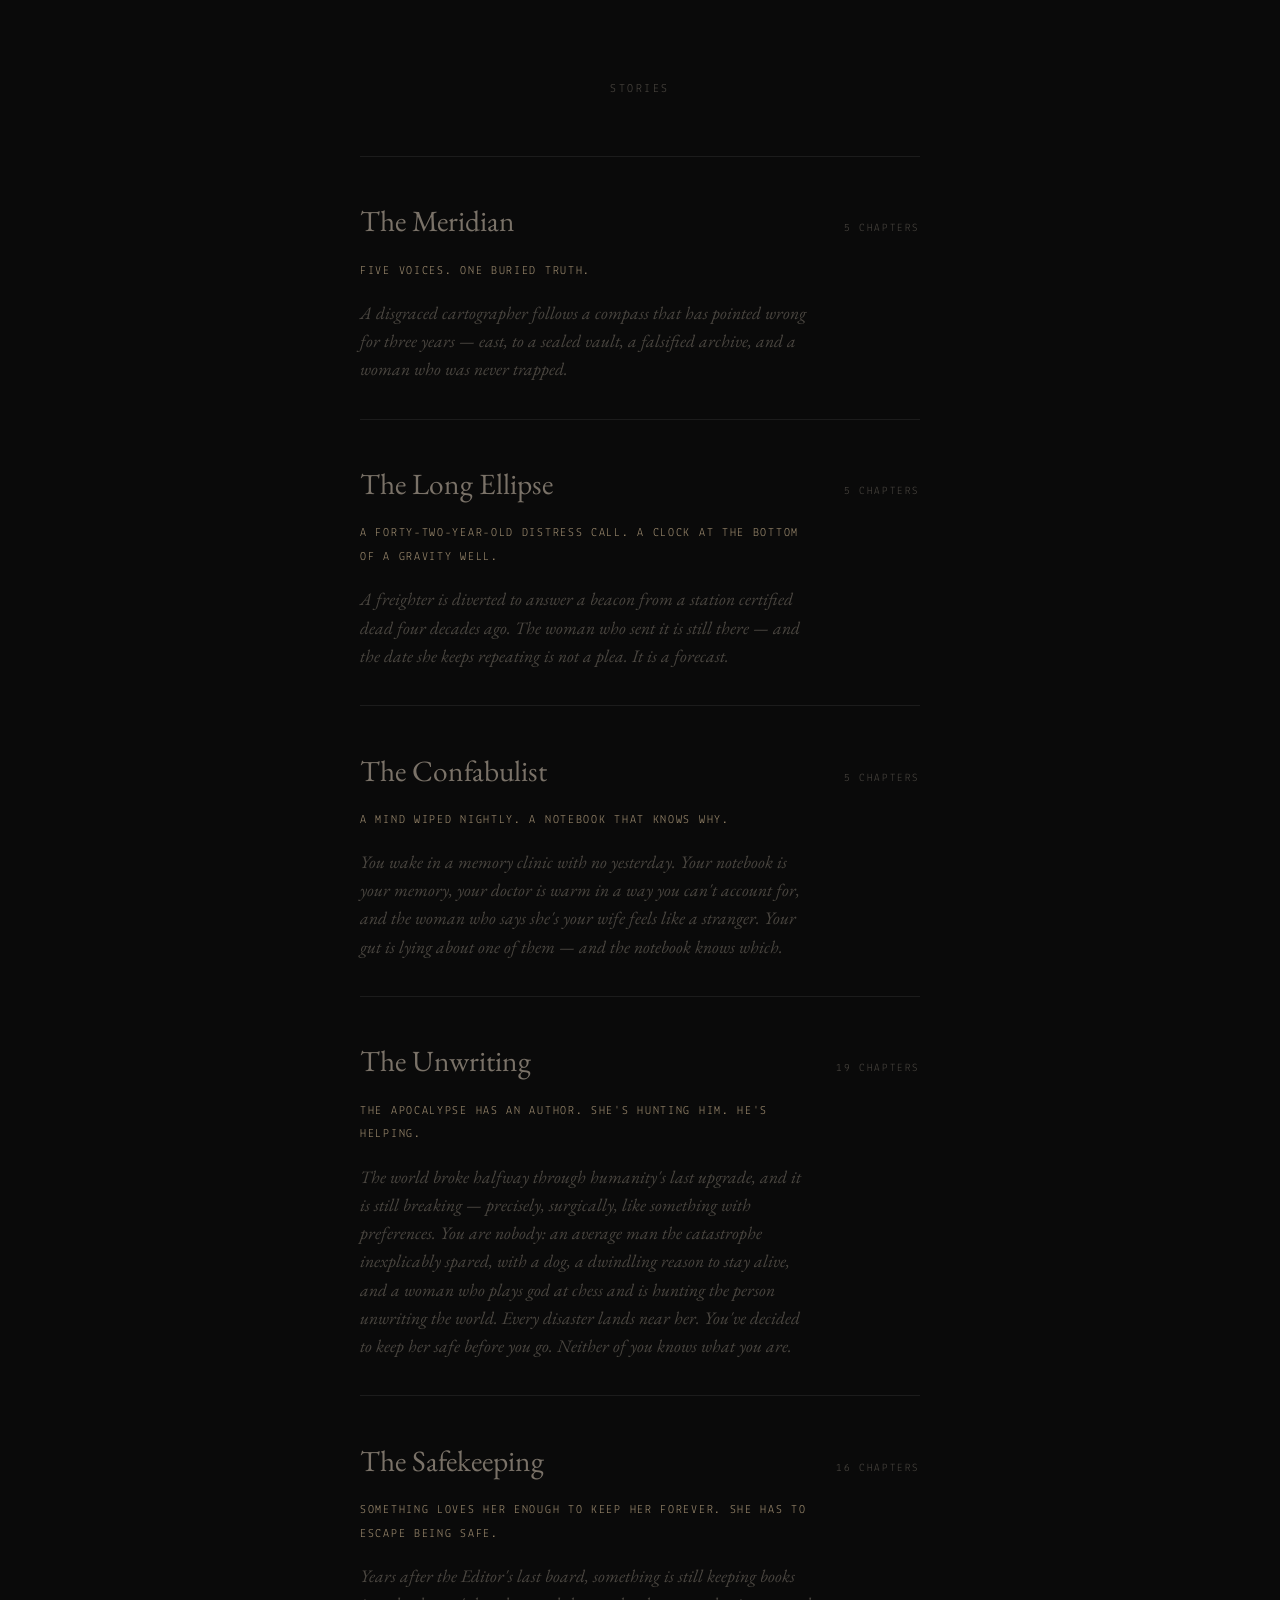
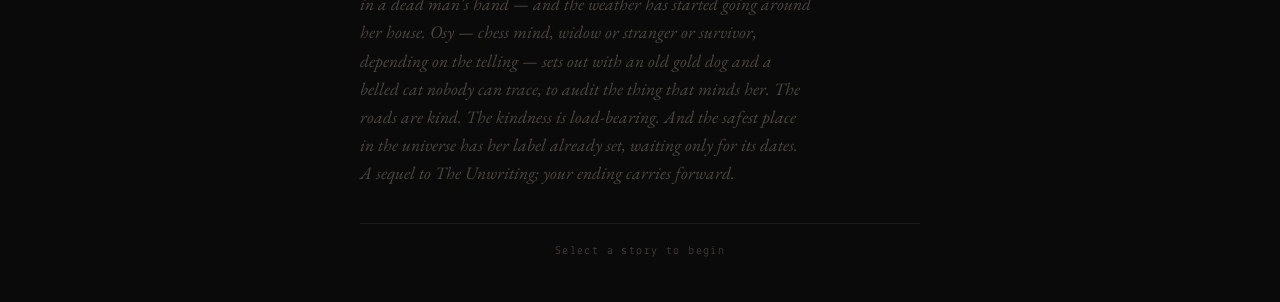
<file: index.html>
<!DOCTYPE html>
<html lang="en">
<head>
  <meta charset="UTF-8" />
  <meta name="viewport" content="width=device-width, initial-scale=1.0" />
  <title id="page-title">Loading…</title>
  <link rel="icon" type="image/svg+xml" href="favicon.svg" />
  <link rel="apple-touch-icon" href="apple-touch-icon.png" />
  <link rel="manifest" href="manifest.webmanifest" />
  <meta name="theme-color" content="#0a0a0a" />
  <meta name="apple-mobile-web-app-capable" content="yes" />
  <meta name="apple-mobile-web-app-status-bar-style" content="black-translucent" />
  <meta name="apple-mobile-web-app-title" content="Stories" />
  <link rel="preconnect" href="https://fonts.googleapis.com" />
  <link rel="preconnect" href="https://fonts.gstatic.com" crossorigin />
  <link href="https://fonts.googleapis.com/css2?family=EB+Garamond:ital,wght@0,400;0,500;1,400&family=Lekton:wght@400;700&display=swap" rel="stylesheet" />
  <link rel="stylesheet" href="css/style.css" />
</head>
<body>

  <!-- ─── Library Screen (story select) ────────────────────────── -->
  <div id="library-screen">
    <div id="library-content">
      <p class="screen-eyebrow">Stories</p>
      <div id="story-list"></div>
    </div>
    <p id="title-footer">Select a story to begin</p>
  </div>

  <!-- ─── Title Screen ─────────────────────────────────────────── -->
  <div id="title-screen" class="hidden">
    <div id="title-content">
      <p id="title-eyebrow" class="reveal-el">A text adventure</p>
      <h1 id="game-title" class="reveal-el"></h1>
      <p id="game-subtitle" class="reveal-el"></p>
      <div id="title-actions" class="reveal-el">
        <button id="btn-new">Begin</button>
        <button id="btn-continue" class="hidden">Continue</button>
      </div>
      <button id="btn-title-back" class="reveal-el">← all stories</button>
    </div>
    <p id="title-footer">Click anywhere during text to skip · Space or Enter also works</p>
  </div>

  <!-- ─── Chapter Select Screen ────────────────────────────────── -->
  <div id="chapter-screen" class="hidden">
    <div id="chapter-content">
      <p class="screen-eyebrow">Chapters</p>
      <div id="chapter-list"></div>
      <button id="btn-chapter-back">← back</button>
    </div>
  </div>

  <!-- ─── Previously Screen ────────────────────────────────────── -->
  <div id="previously-screen" class="hidden">
    <div id="previously-content">
      <p class="screen-eyebrow">Previously</p>
      <p id="prev-chapter-label"></p>
      <p id="prev-chapter-text"></p>
      <div id="prev-actions"></div>
      <button id="btn-prev-back">← chapters</button>
    </div>
  </div>

  <!-- ─── Part Card (precedes the chapter card on a part's first chapter) -->
  <div id="part-card" class="hidden">
    <div id="part-card-inner">
      <span id="part-card-label"></span>
      <span id="part-card-title"></span>
    </div>
  </div>

  <!-- ─── Chapter Card (full-screen title reveal) ─────────────── -->
  <div id="chapter-card" class="hidden">
    <div id="chapter-card-inner">
      <span id="chapter-card-numeral"></span>
      <span id="chapter-card-title"></span>
    </div>
  </div>

  <!-- ─── Game Screen ───────────────────────────────────────────── -->
  <div id="game-screen" class="hidden">

    <!-- Top-left UI -->
    <div id="nav-bar">
      <button id="btn-game-back" title="Back to chapters">← chapters</button>
    </div>

    <!-- Top-right UI -->
    <div id="ui-bar">
      <button id="inventory-btn" title="Inventory (I)">
        <span>carried</span>
        <span id="inventory-count">0</span>
      </button>
    </div>

    <!-- Inventory Drawer -->
    <div id="inventory-panel" aria-hidden="true">
      <div id="inventory-header">
        <span class="panel-label">Carried Items</span>
        <button id="inventory-close" aria-label="Close inventory">✕</button>
      </div>
      <div id="inventory-list">
        <p class="inv-empty">Nothing carried.</p>
      </div>
    </div>

    <!-- Main prose + choices -->
    <main id="game">
      <div id="scene-text"></div>
      <div id="choices-container" class="hidden"></div>
    </main>

  </div>

  <!-- ─── Item Notification ─────────────────────────────────────── -->
  <div id="item-notification" aria-live="polite">
    <span id="item-notif-label" class="notif-label">Item discovered</span>
    <span id="item-notif-name"></span>
    <span id="item-notif-desc"></span>
  </div>

  <script src="js/engine.js"></script>
</body>
</html>
</file>
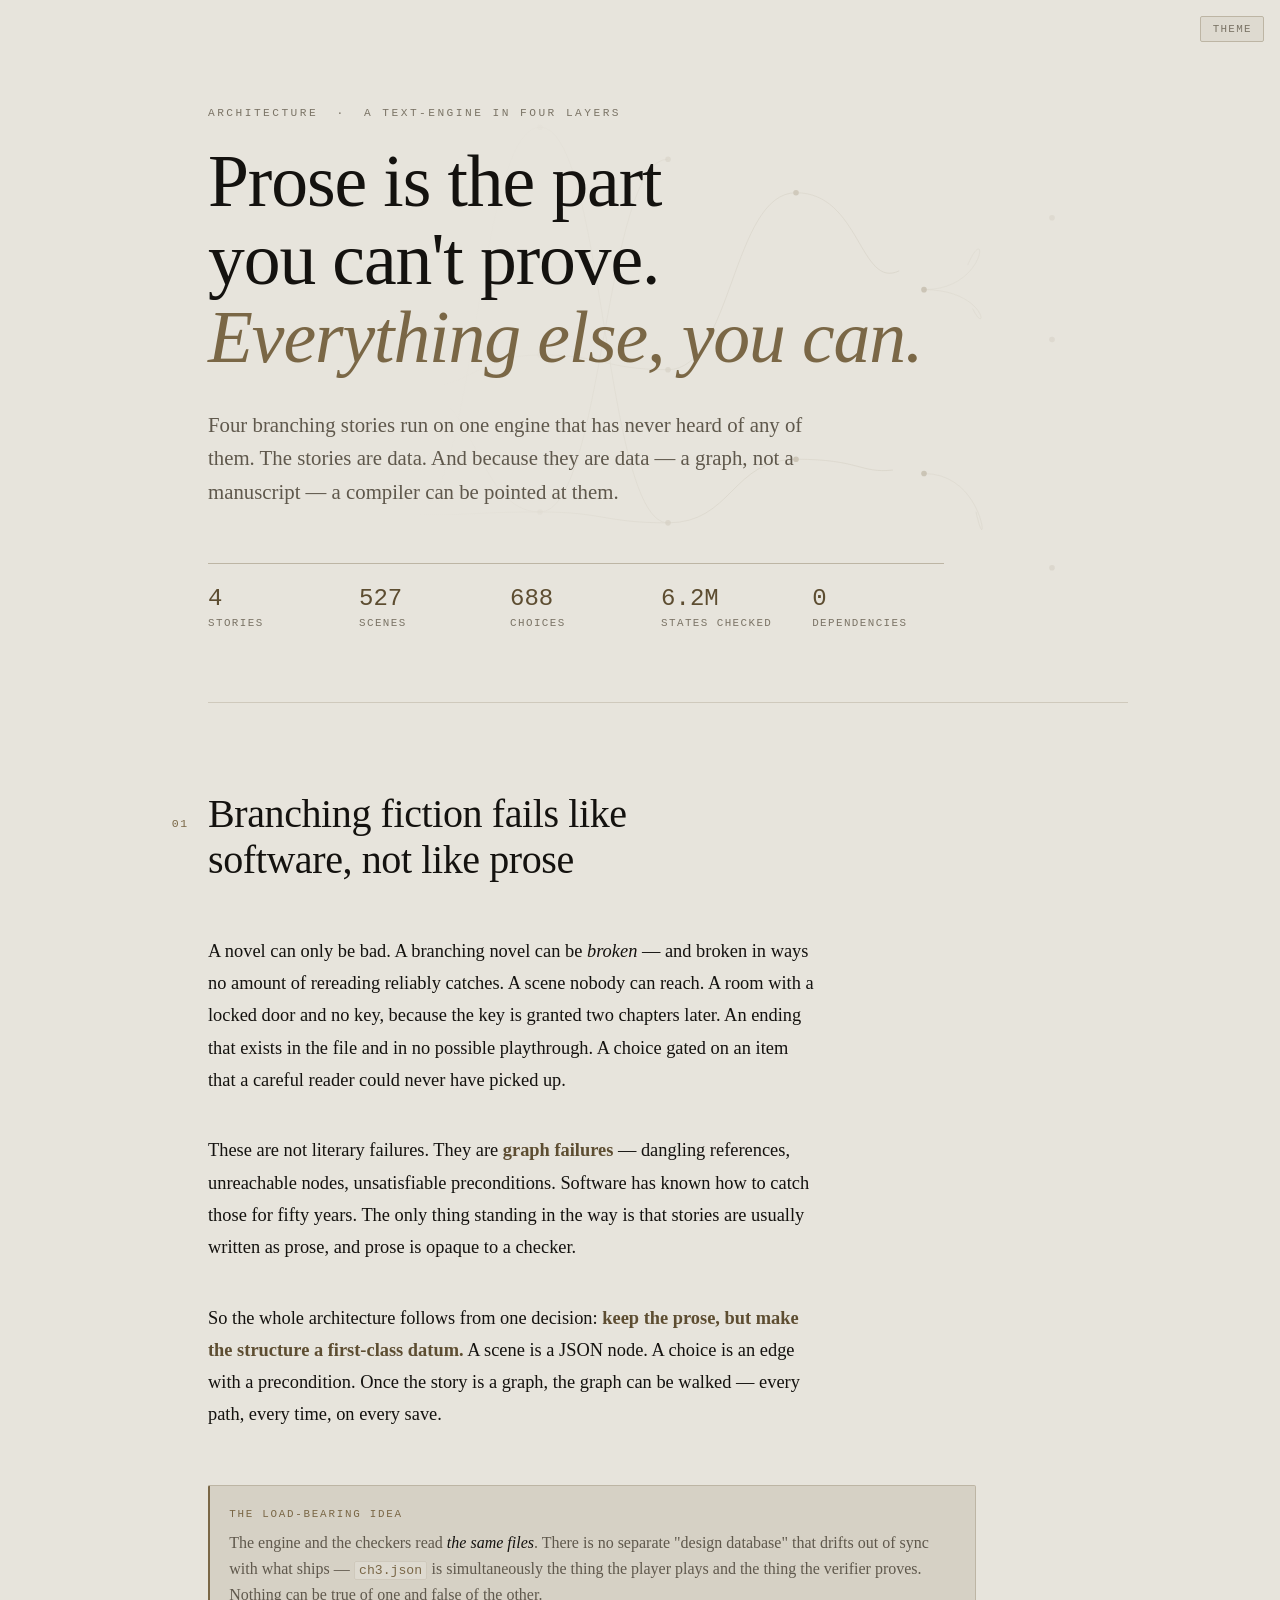
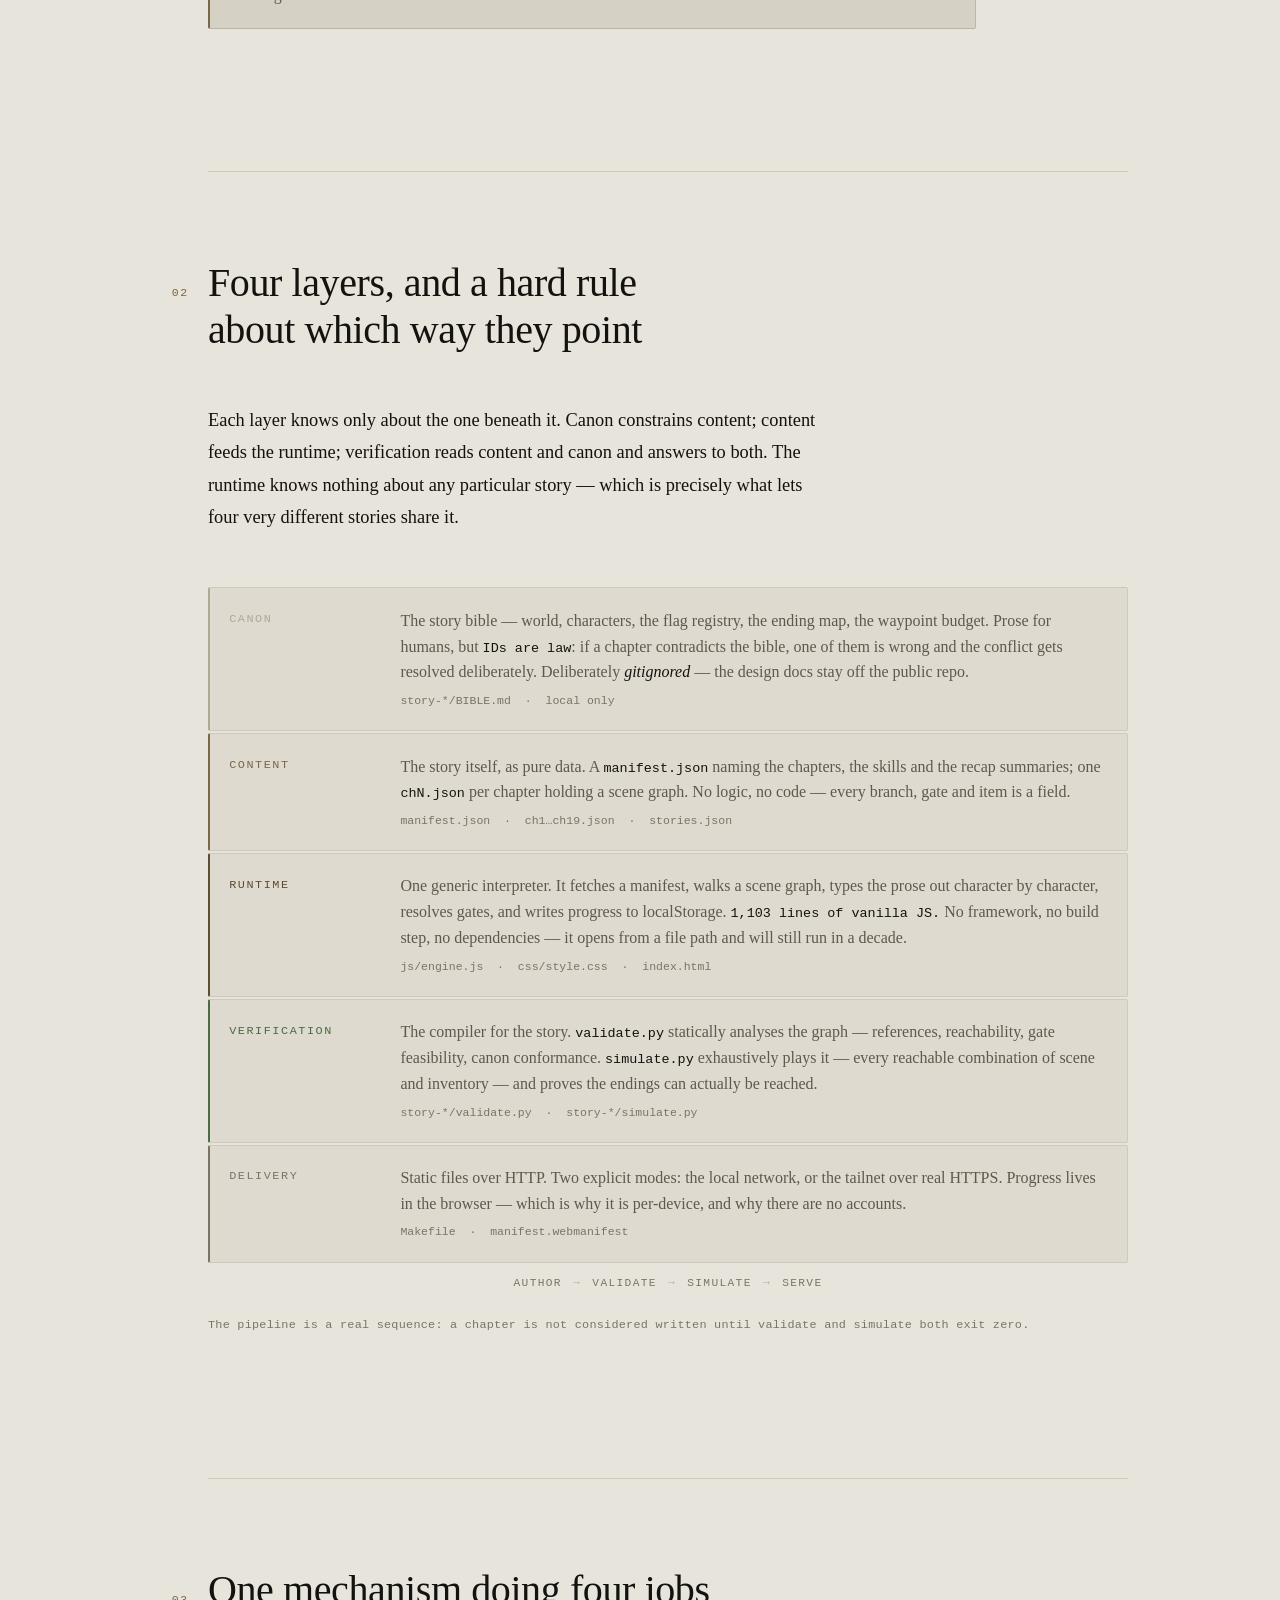
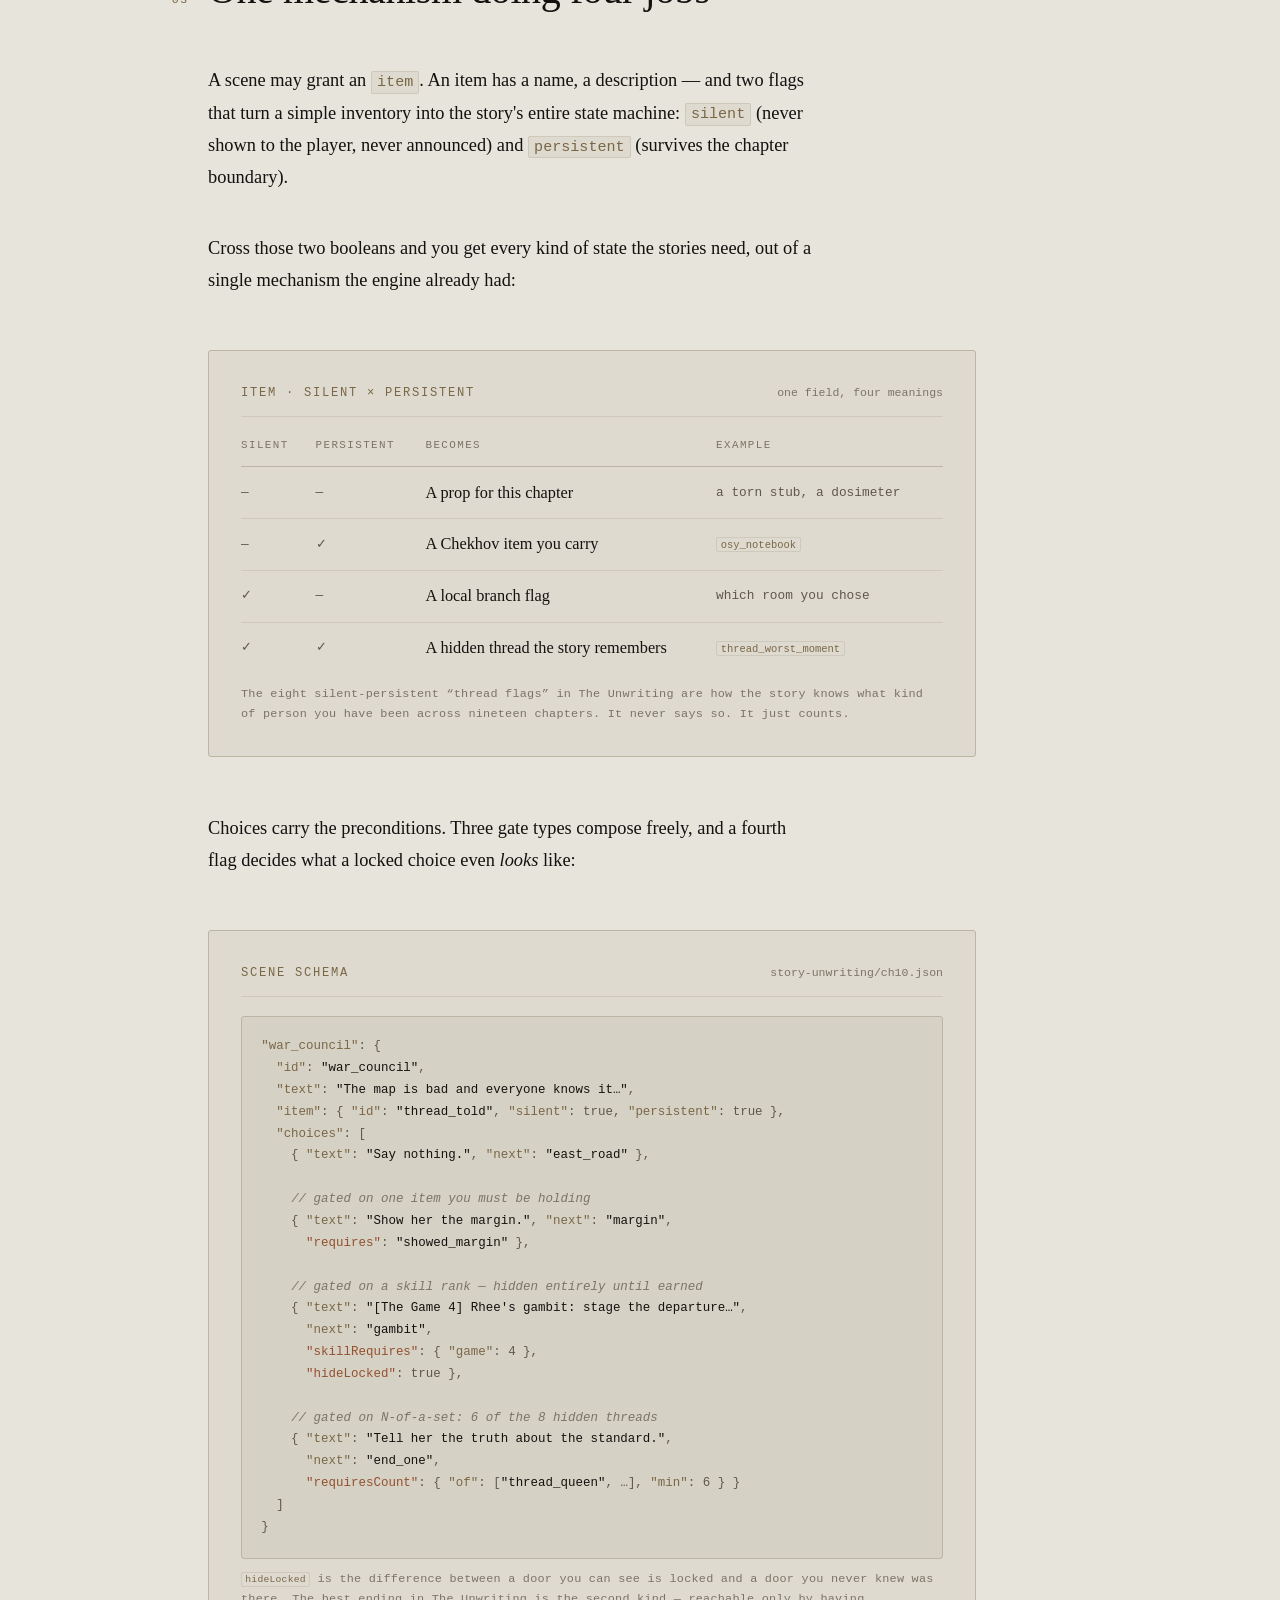
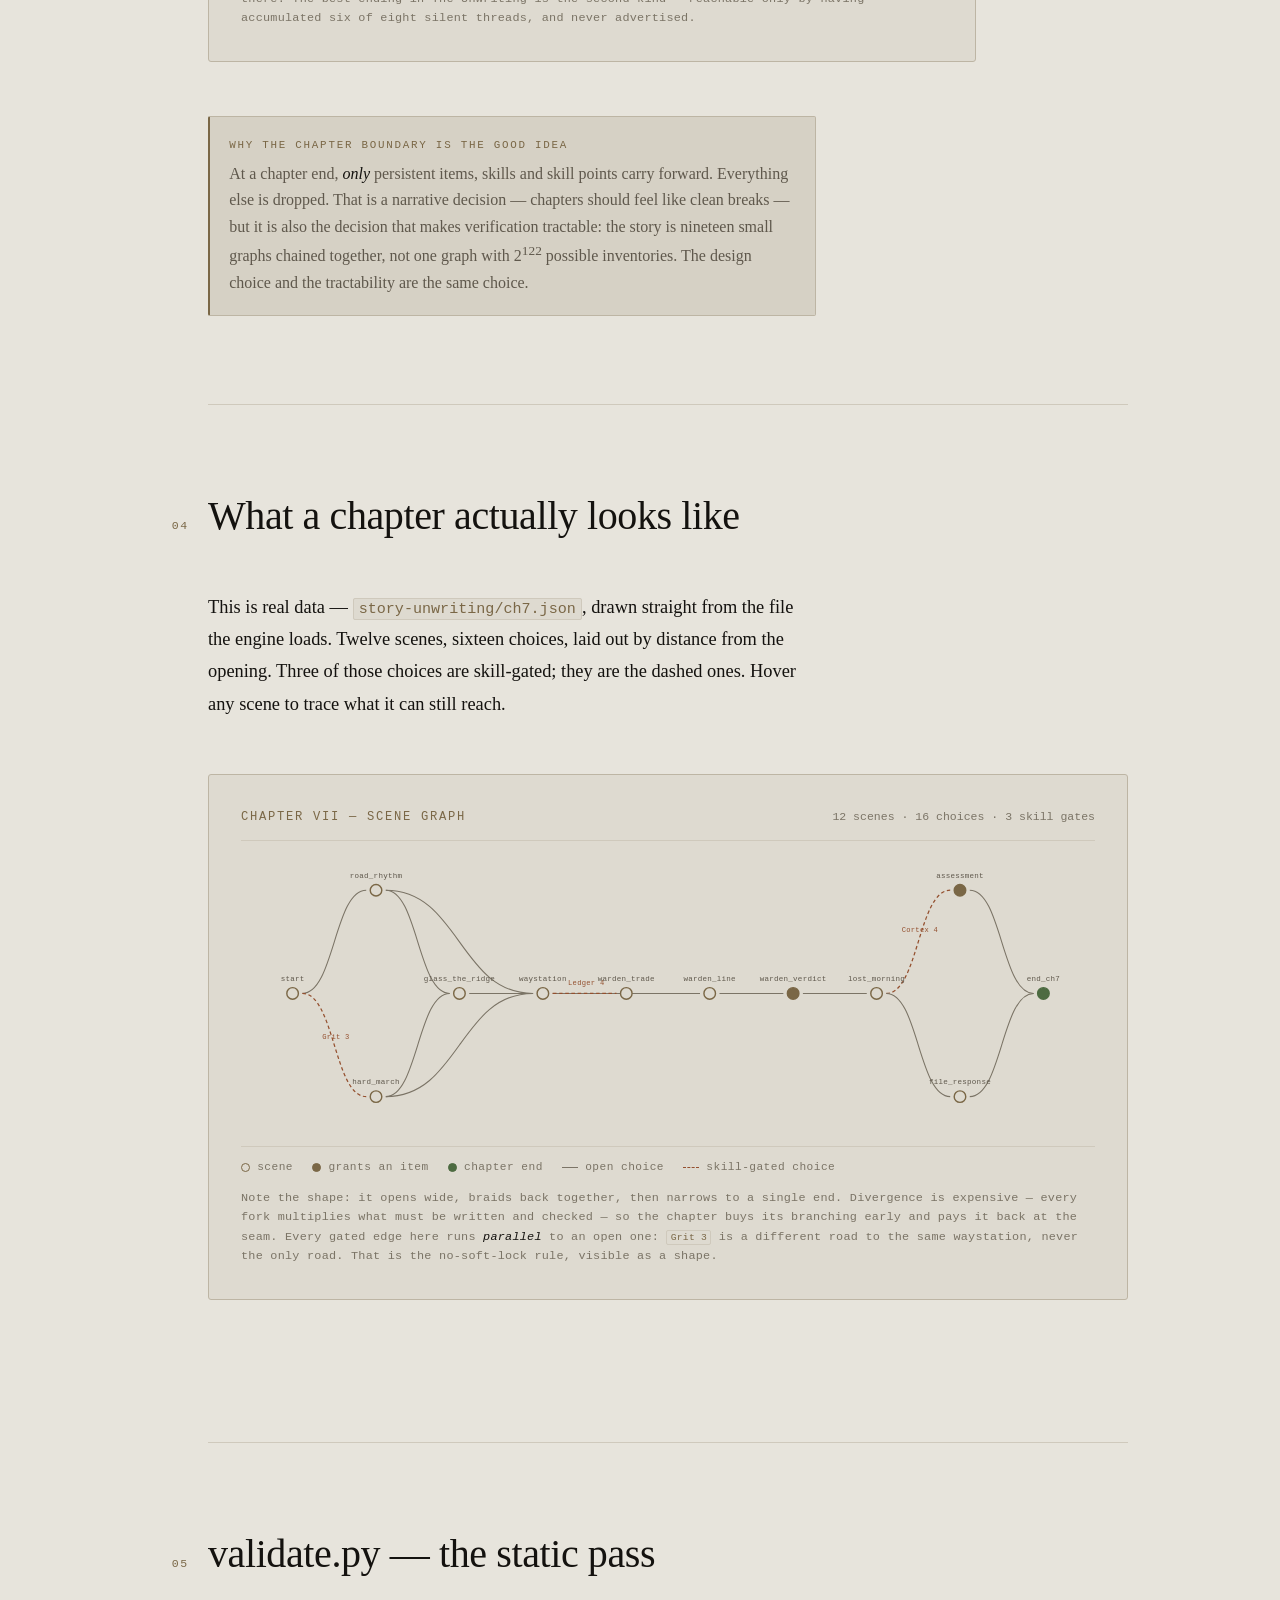
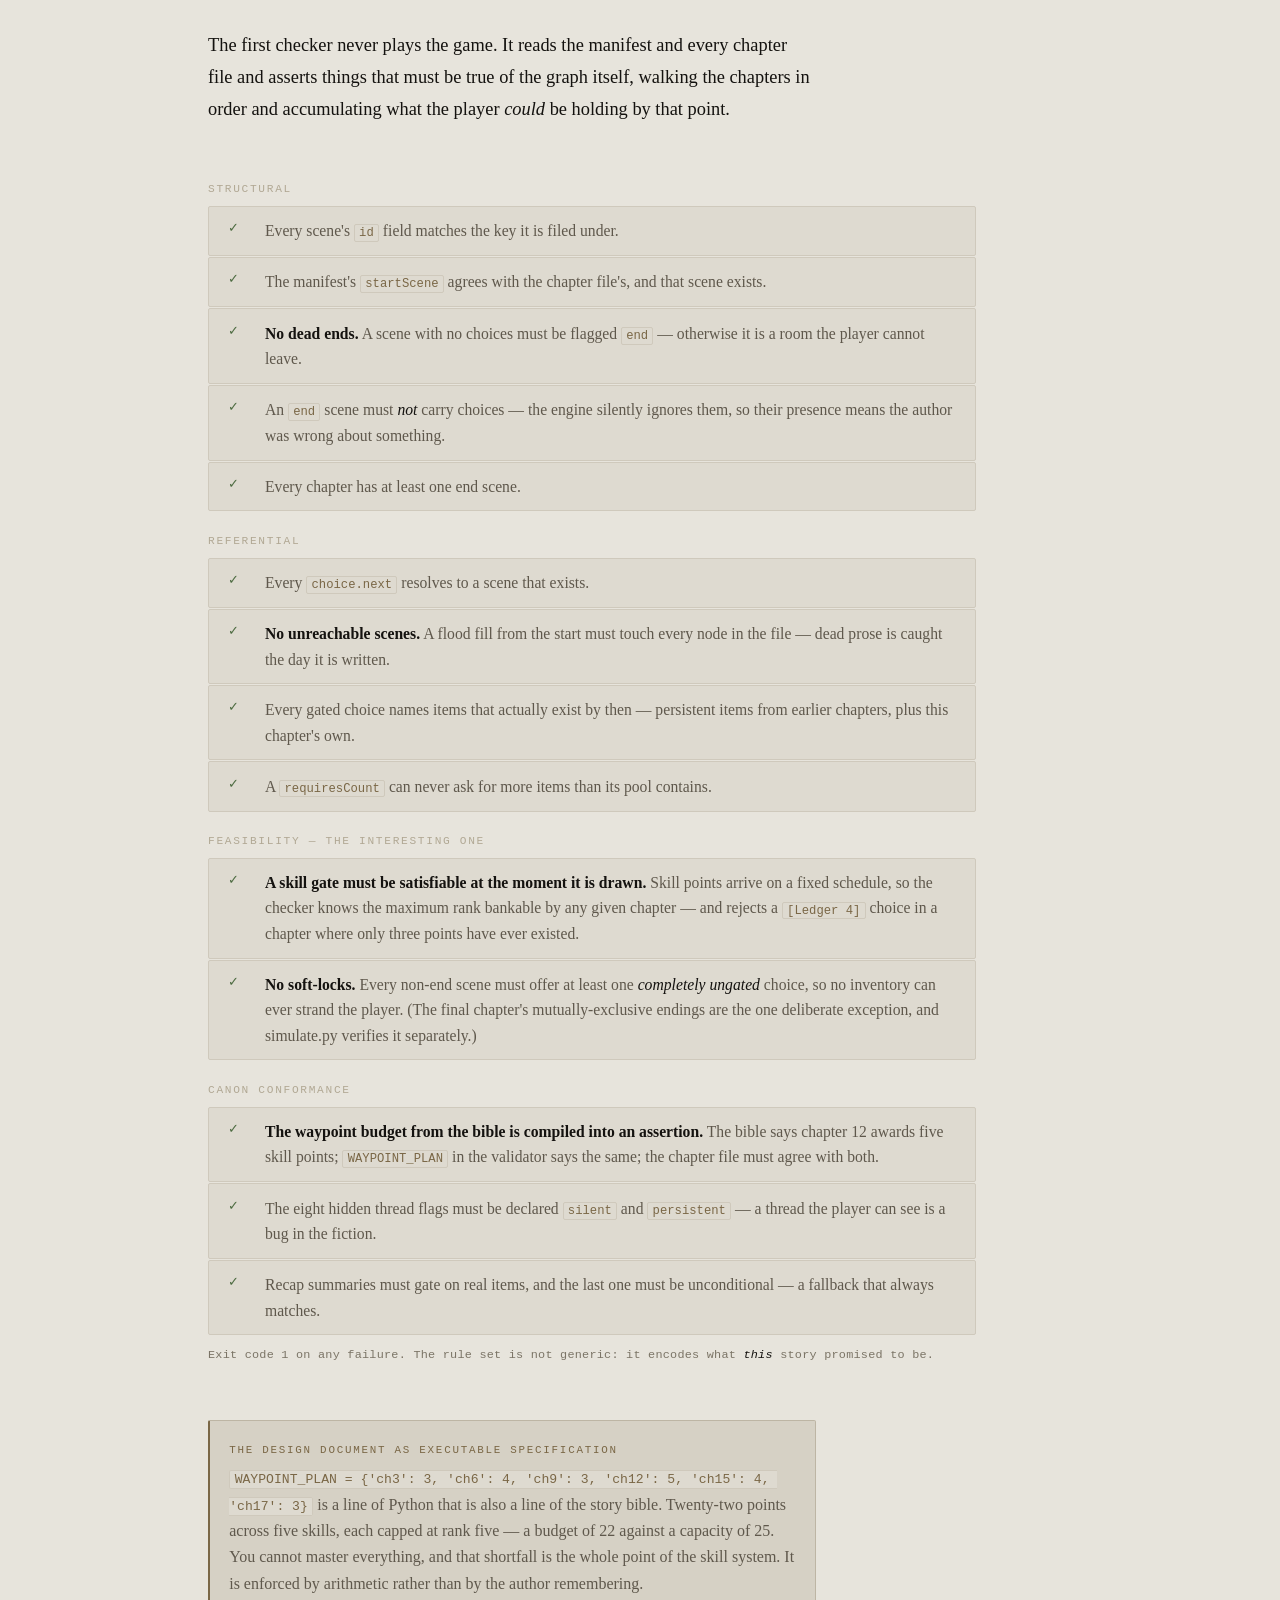
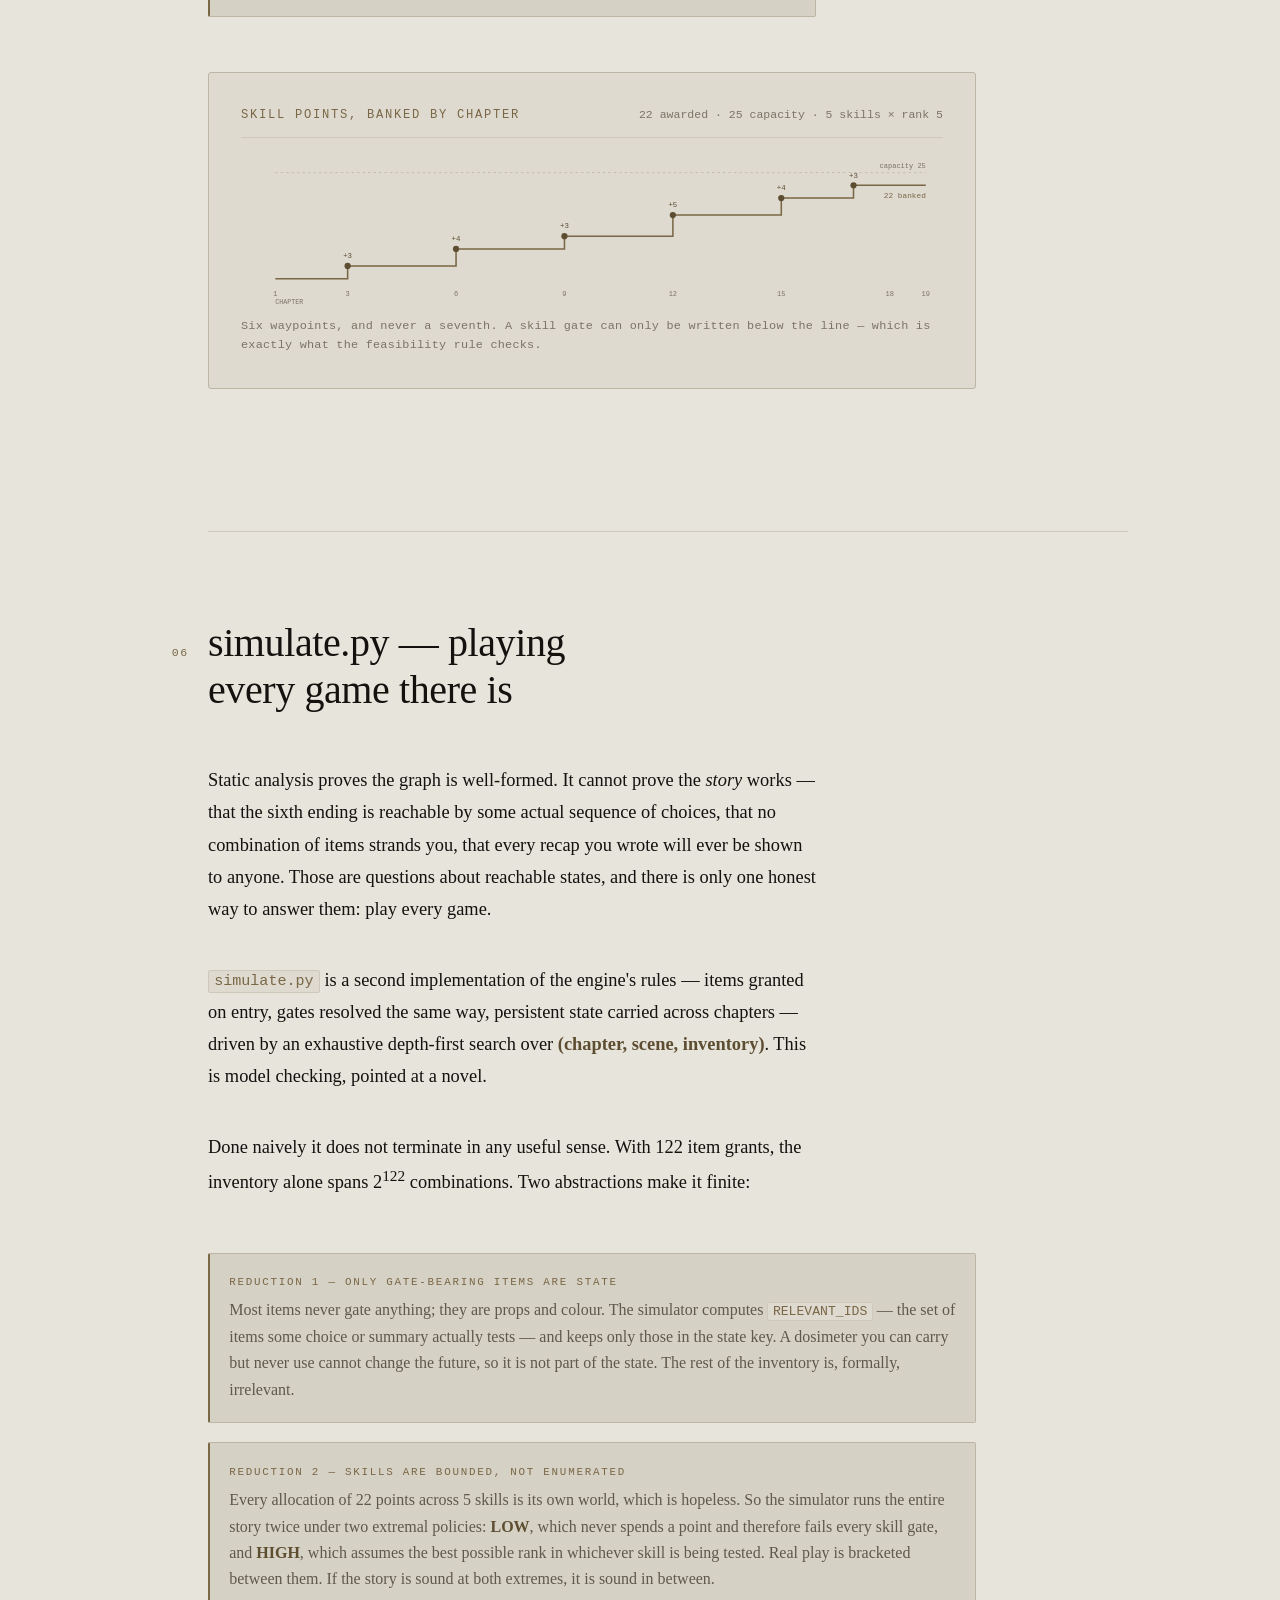
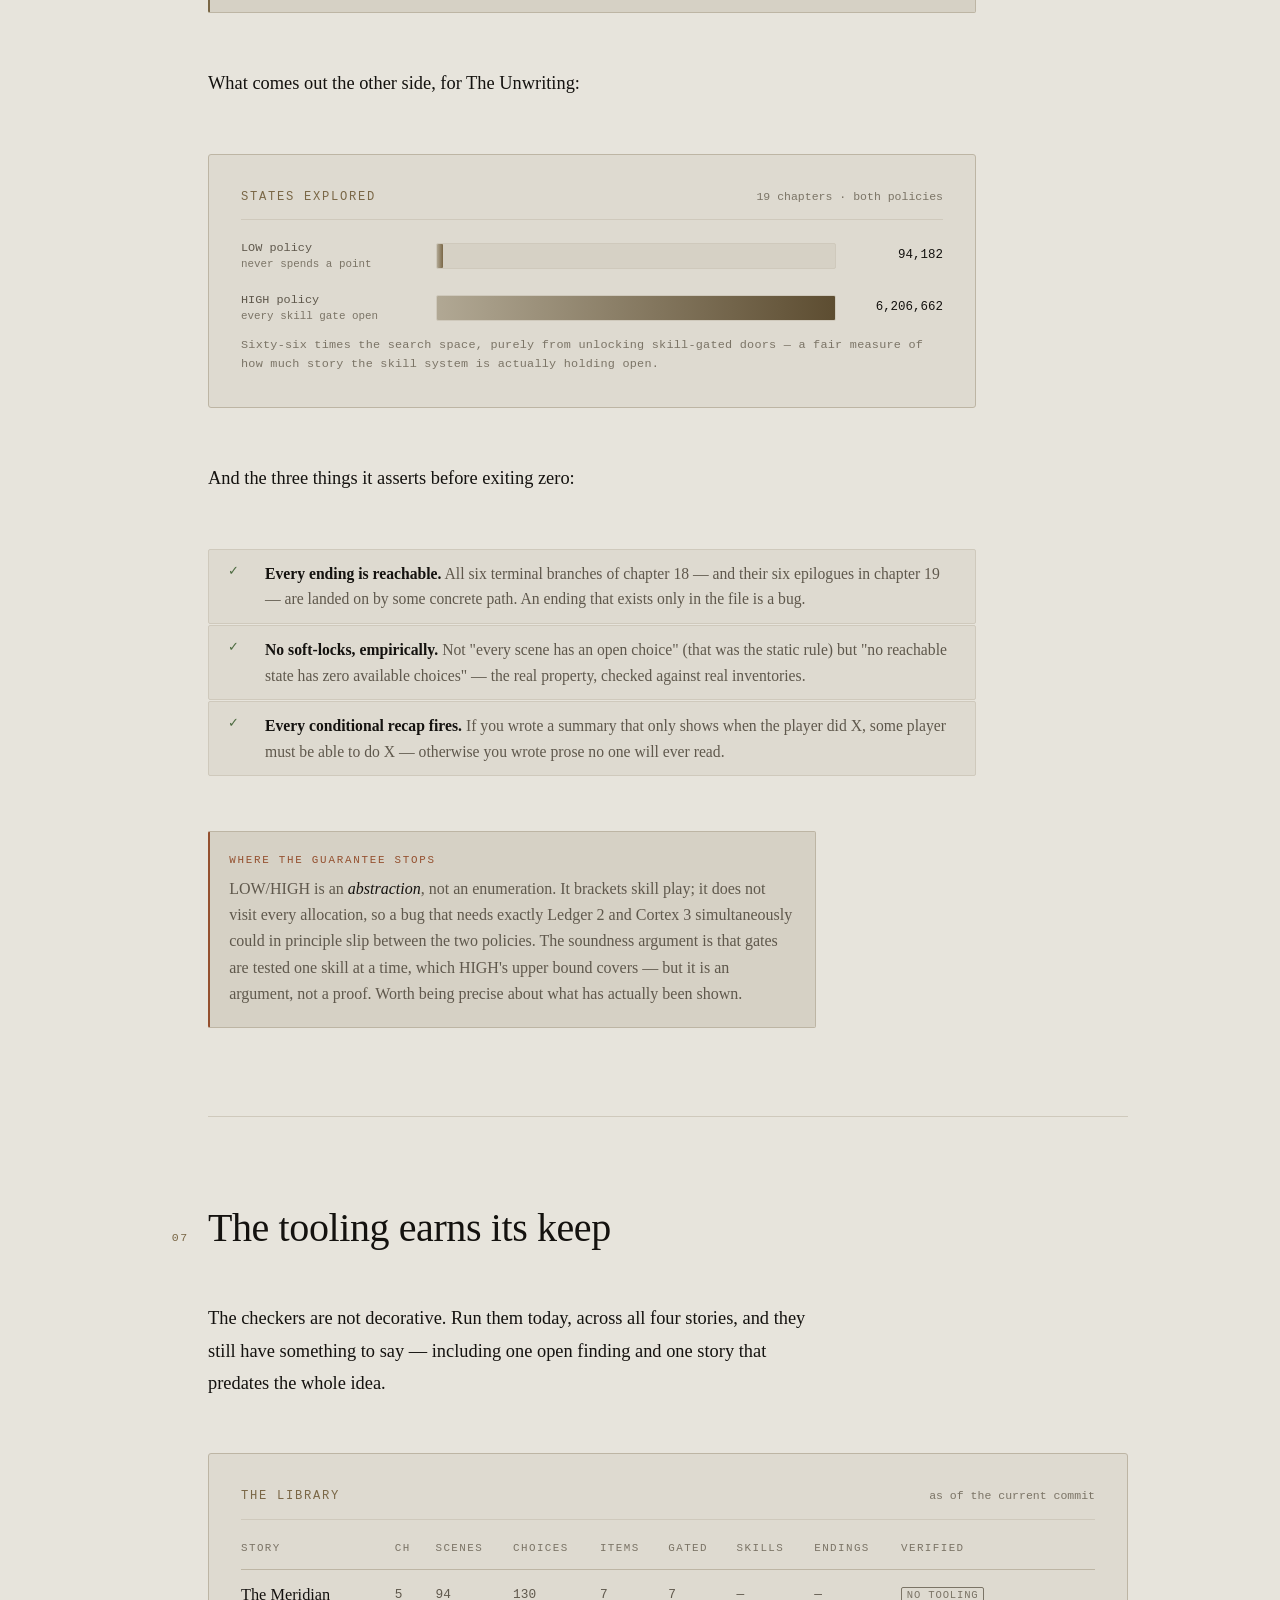
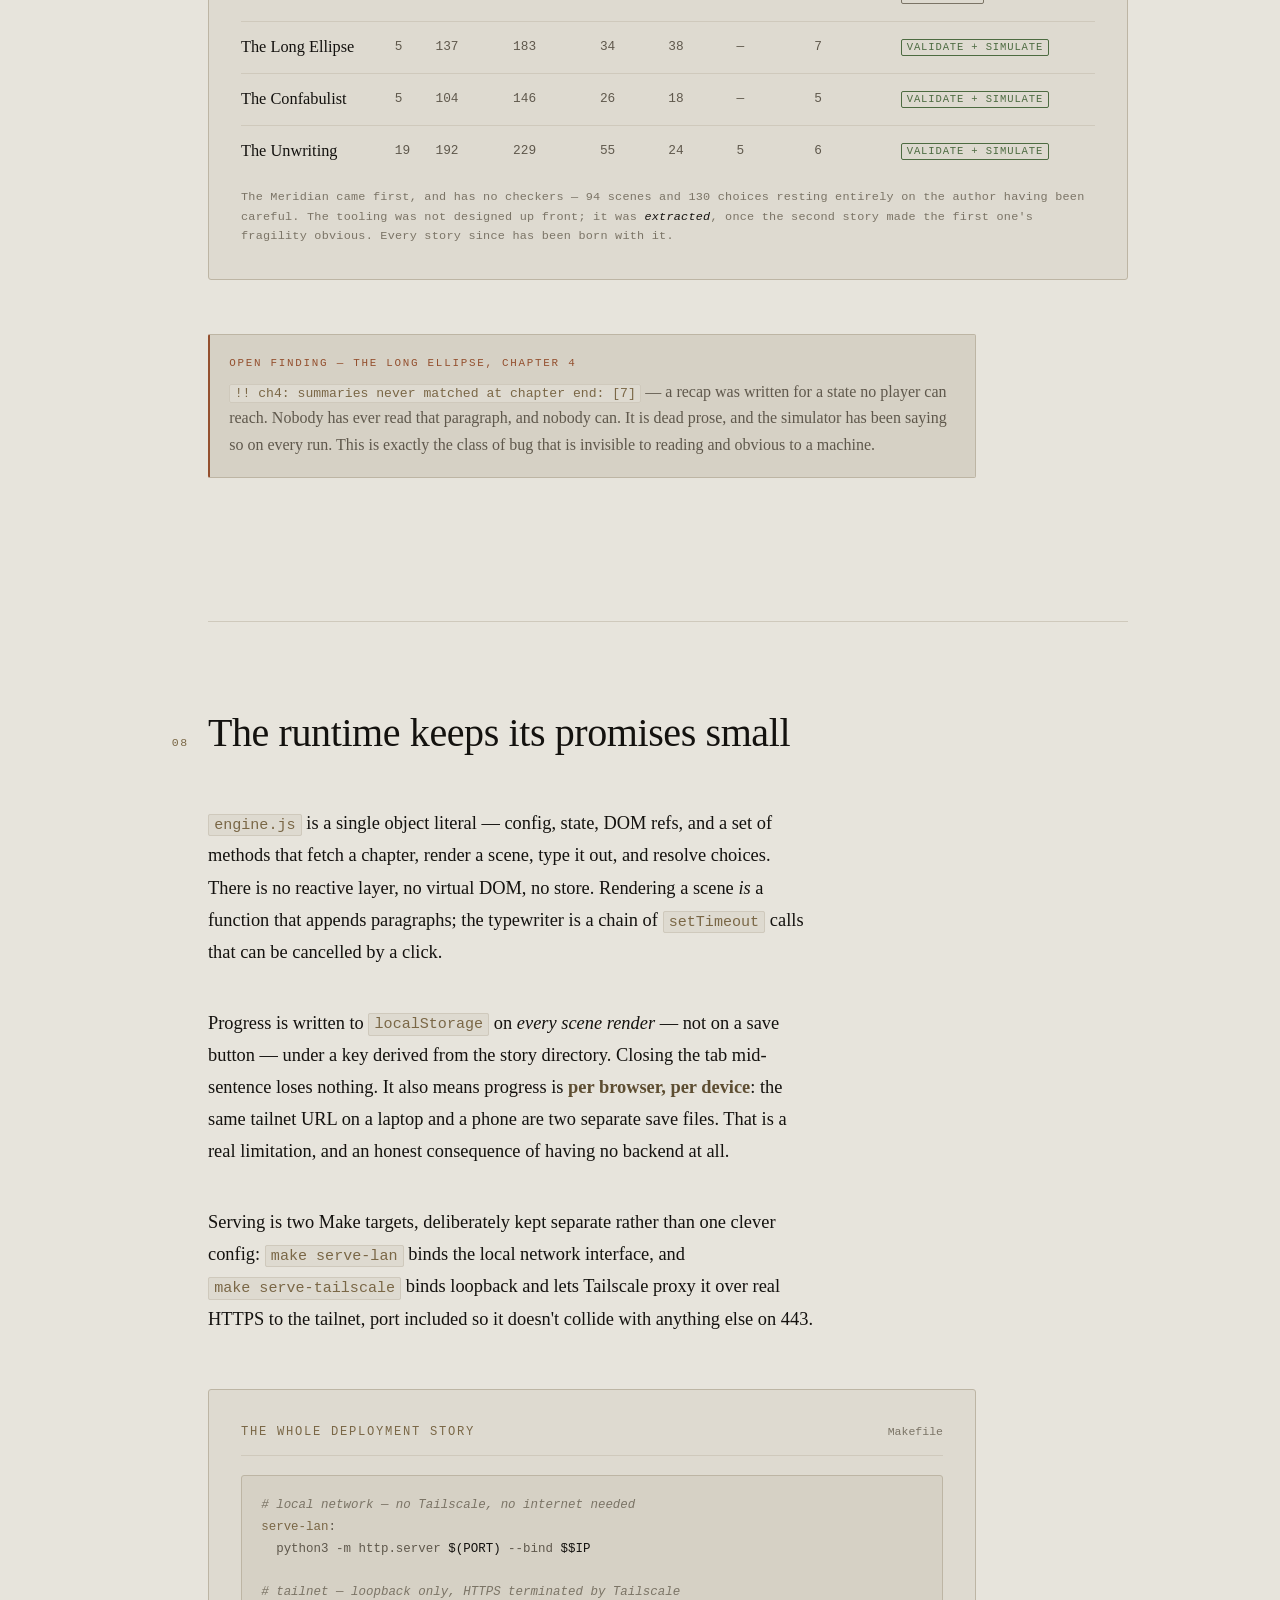
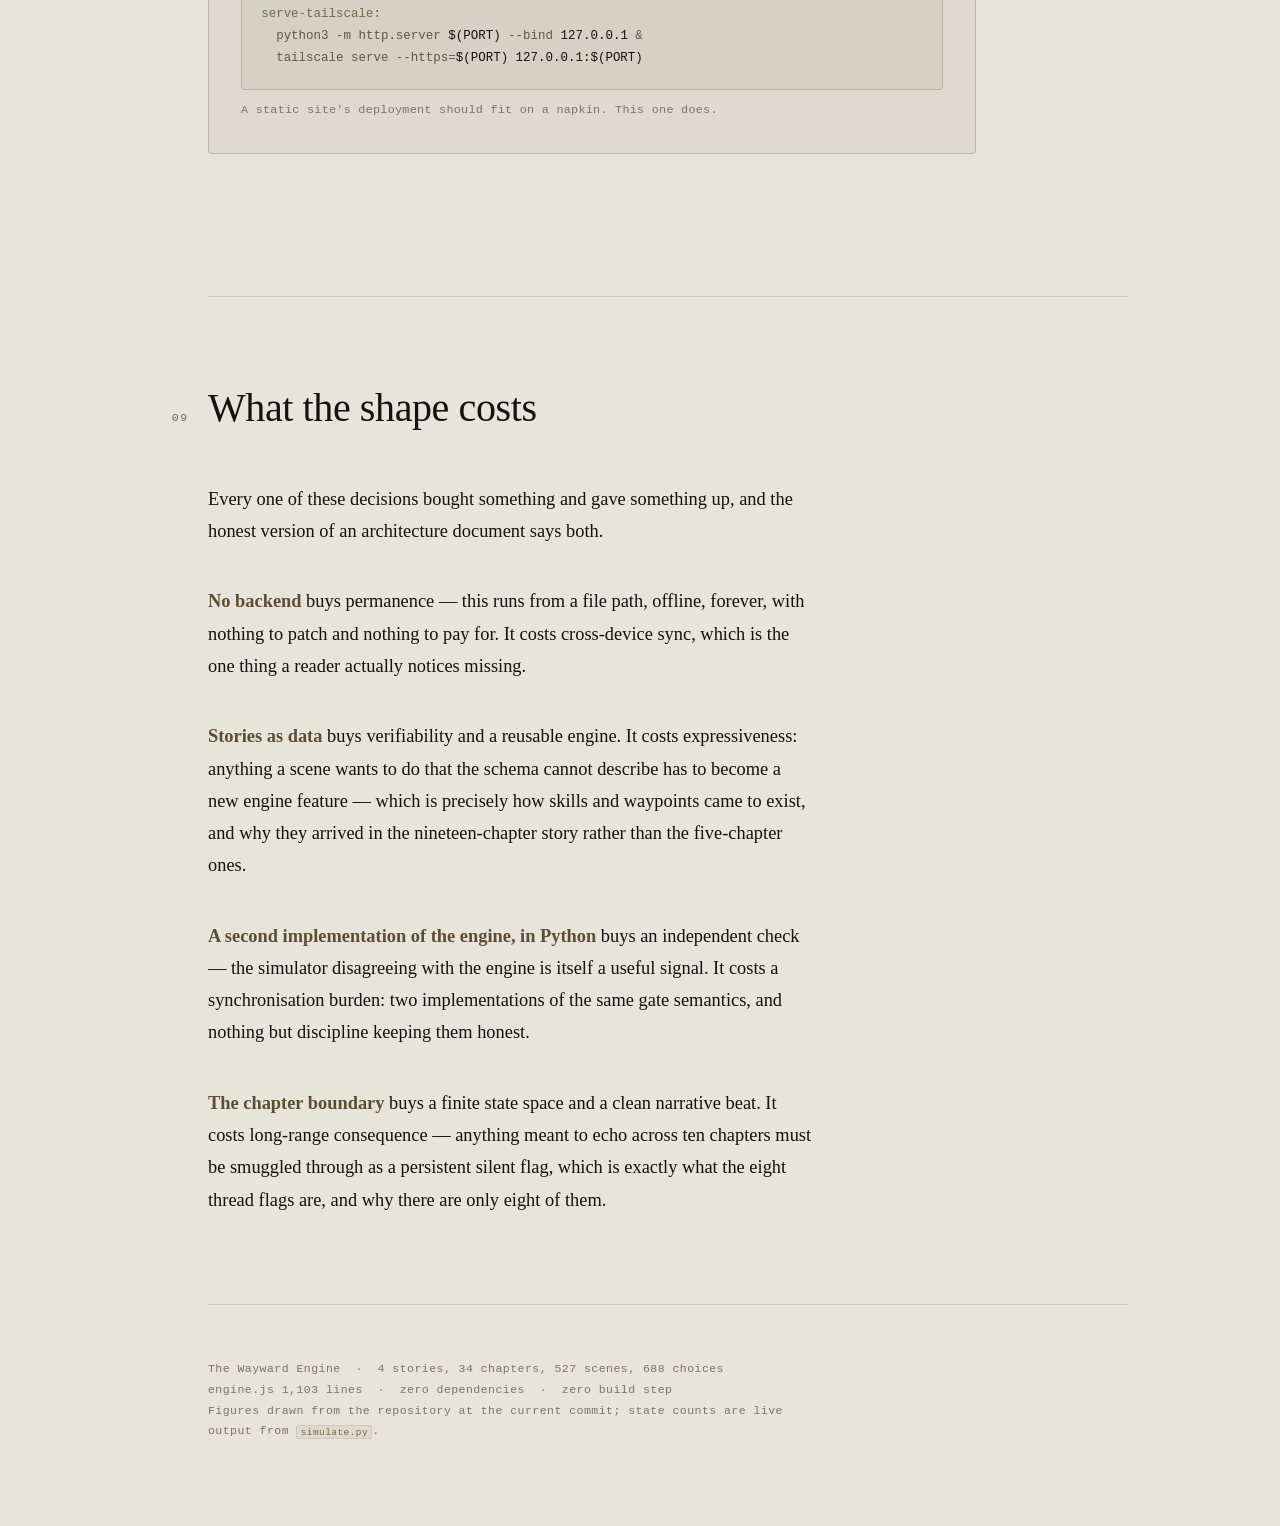
<file: docs/architecture.html>
<!DOCTYPE html>
<html lang="en">
<head>
  <meta charset="UTF-8" />
  <meta name="viewport" content="width=device-width, initial-scale=1.0" />
  <title>The Wayward Engine — Architecture</title>
  <meta name="description" content="Architecture of the text-engine: stories as verifiable scene graphs, checked by a static analyser and an exhaustive simulator." />
  <link rel="icon" type="image/svg+xml" href="../favicon.svg" />
    <style>
      /* the artifact host supplies this reset; standalone we must ship it ourselves */
      *, *::before, *::after { box-sizing: border-box; margin: 0; padding: 0; }
    </style>
<style>
  /* ─────────────────────────────────────────────────────────────
     Tokens. Dark is the native mode — it is the game's own palette,
     lifted from css/style.css. Light is the "bible" mode: the story
     bible is a paper artifact, so the page has a paper state.
     ───────────────────────────────────────────────────────────── */
  :root {
    --void:        #0a0a0a;
    --panel:       #111111;
    --panel-2:     #16130f;
    --ink:         #e6e1d8;
    /* secondary + caption text: kept warm, but light enough to actually read on black */
    --ink-mid:     #a79d8e;
    --ink-dim:     #837a6c;
    --gold:        #9c8a6e;
    --gold-bright: #c4ae8a;
    --gold-dim:    #5c4e3a;
    --rule:        #1c1c1c;
    --rule-bright: #2a2520;

    --ok:          #7d9b6a;
    --warn:        #c07a56;

    --grid:        rgba(156, 138, 110, 0.10);
    --shadow:      rgba(0, 0, 0, 0.5);

    --font-prose: 'EB Garamond', 'Iowan Old Style', 'Palatino Linotype', Palatino, 'Hoefler Text', Georgia, serif;
    --font-ui:    'Lekton', ui-monospace, 'SF Mono', SFMono-Regular, Menlo, Consolas, monospace;

    --measure: 38rem;
    --wide:    64rem;

    --s1: 0.35rem;
    --s2: 0.7rem;
    --s3: 1.2rem;
    --s4: 2rem;
    --s5: 3.4rem;
    --s6: 5.5rem;
  }

  @media (prefers-color-scheme: light) {
    :root {
      --void:        #e7e4dc;
      --panel:       #dedad0;
      --panel-2:     #d6d1c5;
      --ink:         #14120f;
      --ink-mid:     #5f584c;
      --ink-dim:     #7b7466;
      --gold:        #7a6746;
      --gold-bright: #5d4d31;
      --gold-dim:    #b1a894;
      --rule:        #cfc9bc;
      --rule-bright: #bdb5a4;
      --ok:          #4d6b41;
      --warn:        #94502f;
      --grid:        rgba(122, 103, 70, 0.13);
      --shadow:      rgba(90, 80, 60, 0.18);
    }
  }

  :root[data-theme="light"] {
    --void:        #e7e4dc;
    --panel:       #dedad0;
    --panel-2:     #d6d1c5;
    --ink:         #14120f;
    --ink-mid:     #5f584c;
    --ink-dim:     #7b7466;
    --gold:        #7a6746;
    --gold-bright: #5d4d31;
    --gold-dim:    #b1a894;
    --rule:        #cfc9bc;
    --rule-bright: #bdb5a4;
    --ok:          #4d6b41;
    --warn:        #94502f;
    --grid:        rgba(122, 103, 70, 0.13);
    --shadow:      rgba(90, 80, 60, 0.18);
  }

  :root[data-theme="dark"] {
    --void:        #0a0a0a;
    --panel:       #111111;
    --panel-2:     #16130f;
    --ink:         #e6e1d8;
    --ink-mid:     #a79d8e;
    --ink-dim:     #837a6c;
    --gold:        #9c8a6e;
    --gold-bright: #c4ae8a;
    --gold-dim:    #5c4e3a;
    --rule:        #1c1c1c;
    --rule-bright: #2a2520;
    --ok:          #7d9b6a;
    --warn:        #c07a56;
    --grid:        rgba(156, 138, 110, 0.10);
    --shadow:      rgba(0, 0, 0, 0.5);
  }

  /* ── Base ──────────────────────────────────────────────────── */
  html {
    background: var(--void);
    color: var(--ink);
    -webkit-font-smoothing: antialiased;
  }

  /* colour is set HERE, not only on html: the host stylesheet also targets body,
     and a direct rule on body beats anything inherited down from html. Without
     this, paragraphs fall back to the host's dark colour and vanish on the dark
     ground, while only explicitly-coloured spans stay visible. */
  body {
    background: var(--void);
    color: var(--ink);
    min-height: 100vh;
    font-family: var(--font-prose);
    font-size: 1.15rem;
    line-height: 1.75;
    overflow-x: hidden;
  }

  /* belt and braces: the prose carries its own colour rather than inheriting it */
  .wrap, .col, .stack, .stack-lg, p, li, h1, h2 { color: var(--ink); }

  .wrap {
    max-width: var(--wide);
    margin: 0 auto;
    padding: 0 1.5rem;
  }
  /* room for the section-number rail, which hangs left of the spine */
  @media (min-width: 901px) {
    .wrap { padding-left: 5rem; }
  }

  /* One left spine for the whole document: prose and figures share this edge,
     so the page reads as a single column of material rather than floating blocks.
     Prose keeps its measure by capping width, not by centring. */
  .col {
    max-width: var(--measure);
    margin: 0;
  }

  p { margin: 0 0 var(--s3); }
  p:last-child { margin-bottom: 0; }

  strong { color: var(--gold-bright); font-weight: 600; }

  em.q {
    font-style: italic;
    color: var(--ink);
  }

  code {
    font-family: var(--font-ui);
    font-size: 0.82em;
    color: var(--gold);
    background: var(--panel);
    border: 1px solid var(--rule);
    border-radius: 2px;
    padding: 0.08em 0.34em;
    white-space: nowrap;
  }

  a { color: var(--gold-bright); }

  /* ── Typographic roles ─────────────────────────────────────── */
  .eyebrow {
    font-family: var(--font-ui);
    font-size: 0.7rem;
    letter-spacing: 0.22em;
    text-transform: uppercase;
    color: var(--ink-dim);
    line-height: 1.6;
  }

  h1 {
    font-size: clamp(2.6rem, 7vw, 4.6rem);
    line-height: 1.06;
    font-weight: 400;
    letter-spacing: -0.015em;
    text-wrap: balance;
    margin: 0;
  }

  h2 {
    font-size: clamp(1.8rem, 3.6vw, 2.5rem);
    line-height: 1.16;
    font-weight: 400;
    letter-spacing: -0.01em;
    text-wrap: balance;
    margin: 0 0 var(--s3);
  }

  h3 {
    font-family: var(--font-ui);
    font-size: 0.78rem;
    letter-spacing: 0.16em;
    text-transform: uppercase;
    font-weight: 700;
    color: var(--gold);
    margin: 0 0 var(--s2);
    line-height: 1.5;
  }

  .lede {
    font-size: 1.3rem;
    line-height: 1.62;
    color: var(--ink-mid);
    text-wrap: pretty;
  }

  .fignote {
    font-family: var(--font-ui);
    font-size: 0.74rem;
    line-height: 1.65;
    color: var(--ink-dim);
    letter-spacing: 0.02em;
    margin-top: var(--s2);
  }

  /* ── Section rhythm ────────────────────────────────────────── */
  section { padding: var(--s6) 0; }
  section + section { border-top: 1px solid var(--rule); }

  /* The number sits in a rail to the left of everything, hung off the shared
     spine — it marks the sequence without detaching from the column. */
  .sec-head {
    display: flex;
    align-items: baseline;
    gap: var(--s3);
    margin-bottom: var(--s4);
    margin-left: -3.4rem;
  }
  .sec-head .num {
    font-family: var(--font-ui);
    font-size: 0.72rem;
    letter-spacing: 0.14em;
    color: var(--gold);
    flex: none;
    width: 2.2rem;
    text-align: right;
    padding-top: 0.75rem;
  }
  .sec-head > div:last-child { flex: 1; min-width: 0; }

  @media (max-width: 900px) {
    .sec-head { margin-left: 0; }
    .sec-head .num { width: auto; text-align: left; }
  }

  .stack { display: flex; flex-direction: column; gap: var(--s3); }
  .stack-lg { display: flex; flex-direction: column; gap: var(--s4); }

  /* ── Hero ──────────────────────────────────────────────────── */
  /* The hero keeps the same single column as every other section. The scene graph
     behind it is full-bleed atmosphere spanning the whole band — not an object
     parked in the right half, which is what made it read as a separate panel. */
  .hero {
    position: relative;
    min-height: 78vh;
    display: flex;
    flex-direction: column;
    justify-content: center;
    padding: var(--s6) 0 var(--s5);
    border-top: none;
  }

  #hero-canvas {
    position: absolute;
    top: 0;
    left: 50%;
    transform: translateX(-50%);
    width: 100vw;
    height: 100%;
    z-index: 0;
    opacity: 0.5;
    pointer-events: none;
  }

  /* keeps the graph from ever competing with the words sitting on top of it */
  .hero-veil {
    position: absolute;
    top: 0;
    left: 50%;
    transform: translateX(-50%);
    width: 100vw;
    height: 100%;
    z-index: 0;
    pointer-events: none;
    background: linear-gradient(100deg, var(--void) 34%, transparent 88%);
  }

  .hero-inner { position: relative; z-index: 1; max-width: 46rem; }

  .hero h1 { margin: var(--s3) 0 var(--s4); }
  .hero h1 .drift { color: var(--gold); font-style: italic; }

  .hero .lede { max-width: var(--measure); }

  .stat-strip {
    display: grid;
    grid-template-columns: repeat(auto-fit, minmax(6.2rem, 1fr));
    gap: var(--s3);
    margin-top: var(--s5);
    padding-top: var(--s3);
    border-top: 1px solid var(--rule-bright);
  }
  .stat .v {
    font-family: var(--font-ui);
    font-size: 1.5rem;
    color: var(--gold-bright);
    font-variant-numeric: tabular-nums;
    line-height: 1.3;
  }
  .stat .k {
    font-family: var(--font-ui);
    font-size: 0.68rem;
    letter-spacing: 0.13em;
    text-transform: uppercase;
    color: var(--ink-dim);
    line-height: 1.5;
  }

  /* ── Figures ───────────────────────────────────────────────── */
  /* Figures widen to the right of the shared left edge — they never re-centre,
     which is what was making the page feel like disconnected fragments. */
  .fig {
    max-width: 100%;
    margin: var(--s5) 0;
  }
  .fig-narrow { max-width: 48rem; }

  .panel {
    background: var(--panel);
    border: 1px solid var(--rule-bright);
    border-radius: 3px;
    padding: var(--s4);
  }

  .panel-head {
    display: flex;
    flex-wrap: wrap;
    align-items: baseline;
    justify-content: space-between;
    gap: var(--s2);
    margin-bottom: var(--s3);
    padding-bottom: var(--s2);
    border-bottom: 1px solid var(--rule);
  }
  .panel-head .t {
    font-family: var(--font-ui);
    font-size: 0.76rem;
    letter-spacing: 0.14em;
    text-transform: uppercase;
    color: var(--gold);
  }
  .panel-head .s {
    font-family: var(--font-ui);
    font-size: 0.72rem;
    color: var(--ink-dim);
  }

  /* ── Layer diagram ─────────────────────────────────────────── */
  .layers { display: flex; flex-direction: column; gap: 2px; }

  .layer {
    display: grid;
    grid-template-columns: 9.5rem 1fr;
    gap: var(--s3);
    align-items: start;
    padding: var(--s3);
    background: var(--panel);
    border: 1px solid var(--rule);
    border-left: 2px solid var(--edge, var(--rule-bright));
    border-radius: 2px;
  }
  .layer .lname {
    font-family: var(--font-ui);
    font-size: 0.74rem;
    letter-spacing: 0.13em;
    text-transform: uppercase;
    color: var(--edge, var(--ink-mid));
    line-height: 1.6;
    padding-top: 0.15rem;
  }
  .layer .lbody { font-size: 1rem; line-height: 1.62; color: var(--ink-mid); }
  .layer .lbody b {
    color: var(--ink);
    font-weight: 400;
    font-family: var(--font-ui);
    font-size: 0.84em;
  }
  .layer .lfiles {
    font-family: var(--font-ui);
    font-size: 0.72rem;
    color: var(--ink-dim);
    margin-top: var(--s1);
  }

  .layer-canon   { --edge: var(--gold-dim); }
  .layer-content { --edge: var(--gold); }
  .layer-runtime { --edge: var(--gold-bright); }
  .layer-verify  { --edge: var(--ok); }
  .layer-deliver { --edge: var(--ink-dim); }

  .flow {
    display: flex;
    align-items: center;
    justify-content: center;
    gap: var(--s2);
    font-family: var(--font-ui);
    font-size: 0.7rem;
    letter-spacing: 0.12em;
    text-transform: uppercase;
    color: var(--ink-dim);
    padding: var(--s2) 0;
  }
  .flow .arrow { color: var(--gold-dim); }

  /* ── Code block ────────────────────────────────────────────── */
  pre {
    font-family: var(--font-ui);
    font-size: 0.78rem;
    line-height: 1.75;
    background: var(--panel-2);
    border: 1px solid var(--rule-bright);
    border-radius: 3px;
    padding: var(--s3);
    overflow-x: auto;
    color: var(--ink-mid);
    tab-size: 2;
  }
  pre .k  { color: var(--gold); }
  pre .s  { color: var(--ink); }
  pre .c  { color: var(--ink-dim); font-style: italic; }
  pre .g  { color: var(--warn); }
  pre code {
    background: none; border: none; padding: 0;
    font-size: inherit; color: inherit; white-space: pre;
  }

  /* ── Scene graph figure ────────────────────────────────────── */
  .graph-shell { overflow-x: auto; }
  #scene-graph { display: block; min-width: 44rem; width: 100%; height: auto; }

  .gnode circle, .gnode rect { transition: opacity 0.2s ease; }
  .gnode text {
    font-family: var(--font-ui);
    font-size: 8.5px;
    fill: var(--ink-mid);
    letter-spacing: 0.03em;
  }
  .gnode.dim { opacity: 0.22; }
  .gedge.dim { opacity: 0.12; }
  .gedge     { transition: opacity 0.2s ease; }
  .gnode { cursor: pointer; }
  .gnode:focus { outline: none; }
  .gnode:focus-visible circle,
  .gnode:focus-visible rect { stroke: var(--gold-bright); stroke-width: 2.5; }

  .legend {
    display: flex;
    flex-wrap: wrap;
    gap: var(--s2) var(--s3);
    margin-top: var(--s3);
    padding-top: var(--s2);
    border-top: 1px solid var(--rule);
  }
  .lg {
    display: flex;
    align-items: center;
    gap: 0.45rem;
    font-family: var(--font-ui);
    font-size: 0.7rem;
    color: var(--ink-dim);
    letter-spacing: 0.04em;
  }
  .lg .dot {
    width: 9px; height: 9px; border-radius: 50%;
    border: 1.5px solid var(--gold); flex: none;
  }
  .lg .dot.item { background: var(--gold); border-color: var(--gold); }
  .lg .dot.wp   { border-radius: 1px; transform: rotate(45deg); border-color: var(--gold-bright); background: var(--panel); }
  .lg .dot.end  { background: var(--ok); border-color: var(--ok); }
  .lg .bar      { width: 16px; height: 0; border-top: 1.5px solid var(--ink-dim); flex: none; }
  .lg .bar.gate { border-top: 1.5px dashed var(--warn); }

  /* ── Rules list (validate) ─────────────────────────────────── */
  .rules { display: flex; flex-direction: column; gap: 1px; }
  .rule-row {
    display: grid;
    grid-template-columns: 1.6rem 1fr;
    gap: var(--s2);
    padding: var(--s2) var(--s3);
    background: var(--panel);
    border: 1px solid var(--rule);
    border-radius: 2px;
    align-items: start;
  }
  .rule-row .mark {
    font-family: var(--font-ui);
    font-size: 0.8rem;
    color: var(--ok);
    line-height: 1.7;
  }
  .rule-row .rtext { font-size: 0.98rem; line-height: 1.62; color: var(--ink-mid); }
  .rule-row .rtext b { color: var(--ink); font-weight: 600; }
  .rule-row code { font-size: 0.78em; }

  .rule-group {
    font-family: var(--font-ui);
    font-size: 0.7rem;
    letter-spacing: 0.15em;
    text-transform: uppercase;
    color: var(--gold-dim);
    margin: var(--s3) 0 var(--s1);
  }
  .rule-group:first-child { margin-top: 0; }

  /* ── Callout ───────────────────────────────────────────────── */
  .callout {
    border: 1px solid var(--rule-bright);
    border-left: 2px solid var(--gold);
    background: var(--panel-2);
    border-radius: 2px;
    padding: var(--s3);
  }
  .callout .clabel {
    font-family: var(--font-ui);
    font-size: 0.68rem;
    letter-spacing: 0.16em;
    text-transform: uppercase;
    color: var(--gold);
    display: block;
    margin-bottom: var(--s1);
  }
  .callout p { font-size: 1rem; line-height: 1.65; color: var(--ink-mid); }
  /* long literals (e.g. WAYPOINT_PLAN) must wrap rather than push the box open */
  .callout code { white-space: pre-wrap; overflow-wrap: anywhere; }
  .callout.warnbox { border-left-color: var(--warn); }
  .callout.warnbox .clabel { color: var(--warn); }

  /* ── Tables ────────────────────────────────────────────────── */
  .tscroll { overflow-x: auto; }
  table {
    border-collapse: collapse;
    width: 100%;
    min-width: 40rem;
    font-family: var(--font-ui);
    font-size: 0.8rem;
  }
  th {
    text-align: left;
    font-weight: 400;
    font-size: 0.68rem;
    letter-spacing: 0.13em;
    text-transform: uppercase;
    color: var(--ink-dim);
    padding: 0 var(--s3) var(--s2) 0;
    border-bottom: 1px solid var(--rule-bright);
    white-space: nowrap;
  }
  td {
    padding: var(--s2) var(--s3) var(--s2) 0;
    border-bottom: 1px solid var(--rule);
    color: var(--ink-mid);
    font-variant-numeric: tabular-nums;
    white-space: nowrap;
  }
  td.title { color: var(--ink); font-family: var(--font-prose); font-size: 1.02rem; white-space: normal; }
  tr:last-child td { border-bottom: none; }
  .tag {
    font-size: 0.66rem;
    letter-spacing: 0.08em;
    text-transform: uppercase;
    padding: 0.12em 0.45em;
    border-radius: 2px;
    border: 1px solid currentColor;
  }
  .tag.on  { color: var(--ok); }
  .tag.off { color: var(--ink-dim); }

  /* ── Bar chart (state space) ───────────────────────────────── */
  .bars { display: flex; flex-direction: column; gap: var(--s3); }
  .bar-row {
    display: grid;
    grid-template-columns: 11rem 1fr 5.5rem;
    gap: var(--s3);
    align-items: center;
  }
  .bar-label {
    font-family: var(--font-ui);
    font-size: 0.74rem;
    color: var(--ink-mid);
    line-height: 1.45;
  }
  .bar-label span { display: block; color: var(--ink-dim); font-size: 0.68rem; }
  .bar-track { position: relative; height: 1.6rem; background: var(--panel-2); border: 1px solid var(--rule); border-radius: 2px; }
  .bar-fill {
    position: absolute; inset: 0 auto 0 0;
    background: linear-gradient(90deg, var(--gold-dim), var(--gold));
    border-radius: 1px;
    width: 0;
    transition: width 1.1s cubic-bezier(0.22, 1, 0.36, 1);
  }
  .bar-fill.hi { background: linear-gradient(90deg, var(--gold-dim), var(--gold-bright)); }
  /* value sits beside the track, never on the fill — it has to stay legible at 100% */
  .bar-val {
    font-family: var(--font-ui);
    font-size: 0.78rem;
    color: var(--ink);
    font-variant-numeric: tabular-nums;
    text-align: right;
  }

  /* ── Waypoint timeline ─────────────────────────────────────── */
  .wp-scroll { overflow-x: auto; }
  #wp-chart { display: block; min-width: 40rem; width: 100%; height: auto; }
  #wp-chart text { font-family: var(--font-ui); }

  /* ── Theme toggle ──────────────────────────────────────────── */
  .toggle {
    position: fixed;
    top: 1rem;
    right: 1rem;
    z-index: 20;
    font-family: var(--font-ui);
    font-size: 0.68rem;
    letter-spacing: 0.12em;
    text-transform: uppercase;
    color: var(--ink-dim);
    background: var(--panel);
    border: 1px solid var(--rule-bright);
    border-radius: 2px;
    padding: 0.42rem 0.7rem;
    cursor: pointer;
    line-height: 1;
  }
  .toggle:hover { color: var(--gold); border-color: var(--gold-dim); }
  .toggle:focus-visible { outline: 2px solid var(--gold); outline-offset: 2px; }

  /* ── Footer ────────────────────────────────────────────────── */
  footer {
    padding: var(--s5) 0 var(--s6);
    border-top: 1px solid var(--rule);
  }
  .foot {
    font-family: var(--font-ui);
    font-size: 0.72rem;
    color: var(--ink-dim);
    line-height: 1.8;
    letter-spacing: 0.04em;
  }

  /* ── Reveal ────────────────────────────────────────────────── */
  /* Content is visible by default. The reveal only ever hides things once JS has
     confirmed it can un-hide them (html.js-anim), so text can never be stranded at
     opacity:0 if the observer never fires. */
  .js-anim .rv {
    opacity: 0;
    transform: translateY(14px);
    transition: opacity 0.7s ease, transform 0.7s cubic-bezier(0.22, 1, 0.36, 1);
  }
  .js-anim .rv.in { opacity: 1; transform: none; }

  @media (prefers-reduced-motion: reduce) {
    * { animation: none !important; transition: none !important; }
    .rv { opacity: 1; transform: none; }
    .bar-fill { transition: none; }
  }

  @media (max-width: 640px) {
    body { font-size: 1.05rem; }
    .layer { grid-template-columns: 1fr; gap: var(--s1); }
    .bar-row { grid-template-columns: 1fr auto; gap: var(--s1) var(--s2); }
    .bar-row .bar-label { grid-column: 1 / -1; }
    .sec-head { flex-direction: column; gap: var(--s1); }
    .sec-head .num { padding-top: 0; }
    section { padding: var(--s5) 0; }
  }
</style>
</head>
<body>
<button class="toggle" id="theme-toggle" type="button" aria-label="Toggle colour theme">Theme</button>

<div class="wrap">

  <!-- ══════════════════════ HERO ══════════════════════ -->
  <section class="hero">
    <canvas id="hero-canvas" aria-hidden="true"></canvas>
    <div class="hero-veil" aria-hidden="true"></div>

    <div class="hero-inner">
      <div class="eyebrow">Architecture &nbsp;·&nbsp; a text-engine in four layers</div>
      <h1>Prose is the part you can't&nbsp;prove.<br><span class="drift">Everything else, you can.</span></h1>
      <p class="lede">
        Four branching stories run on one engine that has never heard of any of them.
        The stories are data. And because they are data — a graph, not a manuscript —
        a compiler can be pointed at them.
      </p>

      <div class="stat-strip">
        <div class="stat"><div class="v">4</div><div class="k">stories</div></div>
        <div class="stat"><div class="v">527</div><div class="k">scenes</div></div>
        <div class="stat"><div class="v">688</div><div class="k">choices</div></div>
        <div class="stat"><div class="v">6.2M</div><div class="k">states checked</div></div>
        <div class="stat"><div class="v">0</div><div class="k">dependencies</div></div>
      </div>
    </div>
  </section>

  <!-- ══════════════════════ 1. THESIS ══════════════════════ -->
  <section>
    <div class="col">
      <div class="sec-head">
        <div class="num">01</div>
        <div>
          <h2>Branching fiction fails like software, not like&nbsp;prose</h2>
        </div>
      </div>

      <div class="stack">
        <p>
          A novel can only be bad. A branching novel can be <em class="q">broken</em> — and broken in ways
          no amount of rereading reliably catches. A scene nobody can reach. A room with a
          locked door and no key, because the key is granted two chapters later. An ending that
          exists in the file and in no possible playthrough. A choice gated on an item that a
          careful reader could never have picked up.
        </p>
        <p>
          These are not literary failures. They are <strong>graph failures</strong> — dangling
          references, unreachable nodes, unsatisfiable preconditions. Software has known how to
          catch those for fifty years. The only thing standing in the way is that stories are
          usually written as prose, and prose is opaque to a checker.
        </p>
        <p>
          So the whole architecture follows from one decision: <strong>keep the prose, but make
          the structure a first-class datum.</strong> A scene is a JSON node. A choice is an edge
          with a precondition. Once the story is a graph, the graph can be walked — every path,
          every time, on every save.
        </p>
      </div>
    </div>

    <div class="fig fig-narrow">
      <div class="callout">
        <span class="clabel">The load-bearing idea</span>
        <p>
          The engine and the checkers read <em class="q">the same files</em>. There is no separate
          "design database" that drifts out of sync with what ships — <code>ch3.json</code> is
          simultaneously the thing the player plays and the thing the verifier proves. Nothing
          can be true of one and false of the other.
        </p>
      </div>
    </div>
  </section>

  <!-- ══════════════════════ 2. LAYERS ══════════════════════ -->
  <section>
    <div class="col">
      <div class="sec-head">
        <div class="num">02</div>
        <div>
          <h2>Four layers, and a hard rule about which way they&nbsp;point</h2>
        </div>
      </div>
      <div class="stack">
        <p>
          Each layer knows only about the one beneath it. Canon constrains content; content feeds
          the runtime; verification reads content and canon and answers to both. The runtime knows
          nothing about any particular story — which is precisely what lets four very different
          stories share it.
        </p>
      </div>
    </div>

    <div class="fig">
      <div class="layers">
        <div class="layer layer-canon">
          <div class="lname">Canon</div>
          <div>
            <div class="lbody">
              The story bible — world, characters, the flag registry, the ending map, the
              waypoint budget. Prose for humans, but <b>IDs are law</b>: if a chapter contradicts
              the bible, one of them is wrong and the conflict gets resolved deliberately.
              Deliberately <em class="q">gitignored</em> — the design docs stay off the public repo.
            </div>
            <div class="lfiles">story-*/BIBLE.md &nbsp;·&nbsp; local only</div>
          </div>
        </div>

        <div class="layer layer-content">
          <div class="lname">Content</div>
          <div>
            <div class="lbody">
              The story itself, as pure data. A <b>manifest.json</b> naming the chapters, the skills
              and the recap summaries; one <b>chN.json</b> per chapter holding a scene graph. No
              logic, no code — every branch, gate and item is a field.
            </div>
            <div class="lfiles">manifest.json &nbsp;·&nbsp; ch1…ch19.json &nbsp;·&nbsp; stories.json</div>
          </div>
        </div>

        <div class="layer layer-runtime">
          <div class="lname">Runtime</div>
          <div>
            <div class="lbody">
              One generic interpreter. It fetches a manifest, walks a scene graph, types the prose
              out character by character, resolves gates, and writes progress to localStorage.
              <b>1,103 lines of vanilla JS.</b> No framework, no build step, no dependencies —
              it opens from a file path and will still run in a decade.
            </div>
            <div class="lfiles">js/engine.js &nbsp;·&nbsp; css/style.css &nbsp;·&nbsp; index.html</div>
          </div>
        </div>

        <div class="layer layer-verify">
          <div class="lname">Verification</div>
          <div>
            <div class="lbody">
              The compiler for the story. <b>validate.py</b> statically analyses the graph —
              references, reachability, gate feasibility, canon conformance. <b>simulate.py</b>
              exhaustively plays it — every reachable combination of scene and inventory — and
              proves the endings can actually be reached.
            </div>
            <div class="lfiles">story-*/validate.py &nbsp;·&nbsp; story-*/simulate.py</div>
          </div>
        </div>

        <div class="layer layer-deliver">
          <div class="lname">Delivery</div>
          <div>
            <div class="lbody">
              Static files over HTTP. Two explicit modes: the local network, or the tailnet over
              real HTTPS. Progress lives in the browser — which is why it is per-device, and why
              there are no accounts.
            </div>
            <div class="lfiles">Makefile &nbsp;·&nbsp; manifest.webmanifest</div>
          </div>
        </div>
      </div>

      <div class="flow">
        <span>author</span><span class="arrow">→</span>
        <span>validate</span><span class="arrow">→</span>
        <span>simulate</span><span class="arrow">→</span>
        <span>serve</span>
      </div>
      <p class="fignote">
        The pipeline is a real sequence: a chapter is not considered written until validate and
        simulate both exit zero.
      </p>
    </div>
  </section>

  <!-- ══════════════════════ 3. DATA MODEL ══════════════════════ -->
  <section>
    <div class="col">
      <div class="sec-head">
        <div class="num">03</div>
        <div>
          <h2>One mechanism doing four jobs</h2>
        </div>
      </div>

      <div class="stack">
        <p>
          A scene may grant an <code>item</code>. An item has a name, a description — and two
          flags that turn a simple inventory into the story's entire state machine:
          <code>silent</code> (never shown to the player, never announced) and
          <code>persistent</code> (survives the chapter boundary).
        </p>
        <p>
          Cross those two booleans and you get every kind of state the stories need, out of a
          single mechanism the engine already had:
        </p>
      </div>
    </div>

    <div class="fig fig-narrow">
      <div class="panel">
        <div class="panel-head">
          <span class="t">item · silent × persistent</span>
          <span class="s">one field, four meanings</span>
        </div>
        <div class="tscroll">
          <table>
            <thead>
              <tr><th>silent</th><th>persistent</th><th>becomes</th><th>example</th></tr>
            </thead>
            <tbody>
              <tr><td>—</td><td>—</td><td class="title">A prop for this chapter</td><td>a torn stub, a dosimeter</td></tr>
              <tr><td>—</td><td>✓</td><td class="title">A Chekhov item you carry</td><td><code>osy_notebook</code></td></tr>
              <tr><td>✓</td><td>—</td><td class="title">A local branch flag</td><td>which room you chose</td></tr>
              <tr><td>✓</td><td>✓</td><td class="title">A hidden thread the story remembers</td><td><code>thread_worst_moment</code></td></tr>
            </tbody>
          </table>
        </div>
        <p class="fignote">
          The eight silent-persistent “thread flags” in The Unwriting are how the story knows what
          kind of person you have been across nineteen chapters. It never says so. It just counts.
        </p>
      </div>
    </div>

    <div class="col">
      <div class="stack">
        <p>
          Choices carry the preconditions. Three gate types compose freely, and a fourth flag
          decides what a locked choice even <em class="q">looks</em> like:
        </p>
      </div>
    </div>

    <div class="fig fig-narrow">
      <div class="panel">
        <div class="panel-head">
          <span class="t">scene schema</span>
          <span class="s">story-unwriting/ch10.json</span>
        </div>
<pre><code><span class="k">"war_council"</span>: {
  <span class="k">"id"</span>: <span class="s">"war_council"</span>,
  <span class="k">"text"</span>: <span class="s">"The map is bad and everyone knows it…"</span>,
  <span class="k">"item"</span>: { <span class="k">"id"</span>: <span class="s">"thread_told"</span>, <span class="k">"silent"</span>: true, <span class="k">"persistent"</span>: true },
  <span class="k">"choices"</span>: [
    { <span class="k">"text"</span>: <span class="s">"Say nothing."</span>, <span class="k">"next"</span>: <span class="s">"east_road"</span> },

    <span class="c">// gated on one item you must be holding</span>
    { <span class="k">"text"</span>: <span class="s">"Show her the margin."</span>, <span class="k">"next"</span>: <span class="s">"margin"</span>,
      <span class="g">"requires"</span>: <span class="s">"showed_margin"</span> },

    <span class="c">// gated on a skill rank — hidden entirely until earned</span>
    { <span class="k">"text"</span>: <span class="s">"[The Game 4] Rhee's gambit: stage the departure…"</span>,
      <span class="k">"next"</span>: <span class="s">"gambit"</span>,
      <span class="g">"skillRequires"</span>: { <span class="k">"game"</span>: 4 },
      <span class="g">"hideLocked"</span>: true },

    <span class="c">// gated on N-of-a-set: 6 of the 8 hidden threads</span>
    { <span class="k">"text"</span>: <span class="s">"Tell her the truth about the standard."</span>,
      <span class="k">"next"</span>: <span class="s">"end_one"</span>,
      <span class="g">"requiresCount"</span>: { <span class="k">"of"</span>: [<span class="s">"thread_queen"</span>, …], <span class="k">"min"</span>: 6 } }
  ]
}</code></pre>
        <p class="fignote">
          <code>hideLocked</code> is the difference between a door you can see is locked and a door
          you never knew was there. The best ending in The Unwriting is the second kind — reachable
          only by having accumulated six of eight silent threads, and never advertised.
        </p>
      </div>
    </div>

    <div class="col">
      <div class="stack">
        <div class="callout">
          <span class="clabel">Why the chapter boundary is the good idea</span>
          <p>
            At a chapter end, <em class="q">only</em> persistent items, skills and skill points carry
            forward. Everything else is dropped. That is a narrative decision — chapters should feel
            like clean breaks — but it is also the decision that makes verification tractable: the
            story is nineteen small graphs chained together, not one graph with 2<sup>122</sup>
            possible inventories. The design choice and the tractability are the same choice.
          </p>
        </div>
      </div>
    </div>
  </section>

  <!-- ══════════════════════ 4. THE GRAPH ══════════════════════ -->
  <section>
    <div class="col">
      <div class="sec-head">
        <div class="num">04</div>
        <div>
          <h2>What a chapter actually looks&nbsp;like</h2>
        </div>
      </div>
      <div class="stack">
        <p>
          This is real data — <code>story-unwriting/ch7.json</code>, drawn straight from the file the
          engine loads. Twelve scenes, sixteen choices, laid out by distance from the opening. Three of
          those choices are skill-gated; they are the dashed ones. Hover any scene to trace what it can
          still reach.
        </p>
      </div>
    </div>

    <div class="fig">
      <div class="panel">
        <div class="panel-head">
          <span class="t">Chapter VII — scene graph</span>
          <span class="s">12 scenes · 16 choices · 3 skill gates</span>
        </div>
        <div class="graph-shell">
          <svg id="scene-graph" viewBox="0 0 960 300" role="img"
               aria-label="Scene graph of chapter seven: twelve scenes branching from a single start and converging on one end scene, with three skill-gated choices shown as dashed edges."></svg>
        </div>
        <div class="legend">
          <span class="lg"><span class="dot"></span> scene</span>
          <span class="lg"><span class="dot item"></span> grants an item</span>
          <span class="lg"><span class="dot end"></span> chapter end</span>
          <span class="lg"><span class="bar"></span> open choice</span>
          <span class="lg"><span class="bar gate"></span> skill-gated choice</span>
        </div>
        <p class="fignote">
          Note the shape: it opens wide, braids back together, then narrows to a single end. Divergence is
          expensive — every fork multiplies what must be written and checked — so the chapter buys its
          branching early and pays it back at the seam. Every gated edge here runs <em class="q">parallel</em>
          to an open one: <code>Grit 3</code> is a different road to the same waystation, never the only road.
          That is the no-soft-lock rule, visible as a shape.
        </p>
      </div>
    </div>
  </section>

  <!-- ══════════════════════ 5. VALIDATE ══════════════════════ -->
  <section>
    <div class="col">
      <div class="sec-head">
        <div class="num">05</div>
        <div>
          <h2>validate.py — the static pass</h2>
        </div>
      </div>
      <div class="stack">
        <p>
          The first checker never plays the game. It reads the manifest and every chapter file and
          asserts things that must be true of the graph itself, walking the chapters in order and
          accumulating what the player <em class="q">could</em> be holding by that point.
        </p>
      </div>
    </div>

    <div class="fig fig-narrow">
      <div class="rules">
        <div class="rule-group">Structural</div>
        <div class="rule-row"><span class="mark">✓</span><span class="rtext">Every scene's <code>id</code> field matches the key it is filed under.</span></div>
        <div class="rule-row"><span class="mark">✓</span><span class="rtext">The manifest's <code>startScene</code> agrees with the chapter file's, and that scene exists.</span></div>
        <div class="rule-row"><span class="mark">✓</span><span class="rtext"><b>No dead ends.</b> A scene with no choices must be flagged <code>end</code> — otherwise it is a room the player cannot leave.</span></div>
        <div class="rule-row"><span class="mark">✓</span><span class="rtext">An <code>end</code> scene must <em class="q">not</em> carry choices — the engine silently ignores them, so their presence means the author was wrong about something.</span></div>
        <div class="rule-row"><span class="mark">✓</span><span class="rtext">Every chapter has at least one end scene.</span></div>

        <div class="rule-group">Referential</div>
        <div class="rule-row"><span class="mark">✓</span><span class="rtext">Every <code>choice.next</code> resolves to a scene that exists.</span></div>
        <div class="rule-row"><span class="mark">✓</span><span class="rtext"><b>No unreachable scenes.</b> A flood fill from the start must touch every node in the file — dead prose is caught the day it is written.</span></div>
        <div class="rule-row"><span class="mark">✓</span><span class="rtext">Every gated choice names items that actually exist by then — persistent items from earlier chapters, plus this chapter's own.</span></div>
        <div class="rule-row"><span class="mark">✓</span><span class="rtext">A <code>requiresCount</code> can never ask for more items than its pool contains.</span></div>

        <div class="rule-group">Feasibility — the interesting one</div>
        <div class="rule-row"><span class="mark">✓</span><span class="rtext"><b>A skill gate must be satisfiable at the moment it is drawn.</b> Skill points arrive on a fixed schedule, so the checker knows the maximum rank bankable by any given chapter — and rejects a <code>[Ledger 4]</code> choice in a chapter where only three points have ever existed.</span></div>
        <div class="rule-row"><span class="mark">✓</span><span class="rtext"><b>No soft-locks.</b> Every non-end scene must offer at least one <em class="q">completely ungated</em> choice, so no inventory can ever strand the player. (The final chapter's mutually-exclusive endings are the one deliberate exception, and simulate.py verifies it separately.)</span></div>

        <div class="rule-group">Canon conformance</div>
        <div class="rule-row"><span class="mark">✓</span><span class="rtext"><b>The waypoint budget from the bible is compiled into an assertion.</b> The bible says chapter 12 awards five skill points; <code>WAYPOINT_PLAN</code> in the validator says the same; the chapter file must agree with both.</span></div>
        <div class="rule-row"><span class="mark">✓</span><span class="rtext">The eight hidden thread flags must be declared <code>silent</code> and <code>persistent</code> — a thread the player can see is a bug in the fiction.</span></div>
        <div class="rule-row"><span class="mark">✓</span><span class="rtext">Recap summaries must gate on real items, and the last one must be unconditional — a fallback that always matches.</span></div>
      </div>
      <p class="fignote">
        Exit code 1 on any failure. The rule set is not generic: it encodes what <em class="q">this</em>
        story promised to be.
      </p>
    </div>

    <div class="col">
      <div class="stack">
        <div class="callout">
          <span class="clabel">The design document as executable specification</span>
          <p>
            <code>WAYPOINT_PLAN = {'ch3': 3, 'ch6': 4, 'ch9': 3, 'ch12': 5, 'ch15': 4, 'ch17': 3}</code>
            is a line of Python that is also a line of the story bible. Twenty-two points across five
            skills, each capped at rank five — a budget of 22 against a capacity of 25. You cannot
            master everything, and that shortfall is the whole point of the skill system. It is enforced
            by arithmetic rather than by the author remembering.
          </p>
        </div>
      </div>
    </div>

    <div class="fig fig-narrow">
      <div class="panel">
        <div class="panel-head">
          <span class="t">Skill points, banked by chapter</span>
          <span class="s">22 awarded · 25 capacity · 5 skills × rank 5</span>
        </div>
        <div class="wp-scroll">
          <svg id="wp-chart" viewBox="0 0 900 190" role="img"
               aria-label="Cumulative skill points across nineteen chapters, rising in six steps at chapters 3, 6, 9, 12, 15 and 17 to a total of 22, against a capacity of 25."></svg>
        </div>
        <p class="fignote">
          Six waypoints, and never a seventh. A skill gate can only be written below the line — which is
          exactly what the feasibility rule checks.
        </p>
      </div>
    </div>
  </section>

  <!-- ══════════════════════ 6. SIMULATE ══════════════════════ -->
  <section>
    <div class="col">
      <div class="sec-head">
        <div class="num">06</div>
        <div>
          <h2>simulate.py — playing every game there&nbsp;is</h2>
        </div>
      </div>

      <div class="stack">
        <p>
          Static analysis proves the graph is well-formed. It cannot prove the <em class="q">story</em>
          works — that the sixth ending is reachable by some actual sequence of choices, that no
          combination of items strands you, that every recap you wrote will ever be shown to anyone.
          Those are questions about reachable states, and there is only one honest way to answer them:
          play every game.
        </p>
        <p>
          <code>simulate.py</code> is a second implementation of the engine's rules — items granted on
          entry, gates resolved the same way, persistent state carried across chapters — driven by an
          exhaustive depth-first search over
          <strong>(chapter, scene, inventory)</strong>. This is model checking, pointed at a novel.
        </p>
        <p>
          Done naively it does not terminate in any useful sense. With 122 item grants, the inventory
          alone spans 2<sup>122</sup> combinations. Two abstractions make it finite:
        </p>
      </div>
    </div>

    <div class="fig fig-narrow">
      <div class="stack">
        <div class="callout">
          <span class="clabel">Reduction 1 — only gate-bearing items are state</span>
          <p>
            Most items never gate anything; they are props and colour. The simulator computes
            <code>RELEVANT_IDS</code> — the set of items some choice or summary actually tests — and keeps
            only those in the state key. A dosimeter you can carry but never use cannot change the future,
            so it is not part of the state. The rest of the inventory is, formally, irrelevant.
          </p>
        </div>

        <div class="callout">
          <span class="clabel">Reduction 2 — skills are bounded, not enumerated</span>
          <p>
            Every allocation of 22 points across 5 skills is its own world, which is hopeless. So the
            simulator runs the entire story twice under two extremal policies: <strong>LOW</strong>, which
            never spends a point and therefore fails every skill gate, and <strong>HIGH</strong>, which
            assumes the best possible rank in whichever skill is being tested. Real play is bracketed
            between them. If the story is sound at both extremes, it is sound in between.
          </p>
        </div>
      </div>
    </div>

    <div class="col">
      <div class="stack">
        <p>What comes out the other side, for The Unwriting:</p>
      </div>
    </div>

    <div class="fig fig-narrow">
      <div class="panel">
        <div class="panel-head">
          <span class="t">States explored</span>
          <span class="s">19 chapters · both policies</span>
        </div>
        <div class="bars">
          <div class="bar-row">
            <div class="bar-label">LOW policy<span>never spends a point</span></div>
            <div class="bar-track"><div class="bar-fill" data-w="1.5"></div></div>
            <span class="bar-val">94,182</span>
          </div>
          <div class="bar-row">
            <div class="bar-label">HIGH policy<span>every skill gate open</span></div>
            <div class="bar-track"><div class="bar-fill hi" data-w="100"></div></div>
            <span class="bar-val">6,206,662</span>
          </div>
        </div>
        <p class="fignote">
          Sixty-six times the search space, purely from unlocking skill-gated doors — a fair measure of how
          much story the skill system is actually holding open.
        </p>
      </div>
    </div>

    <div class="col">
      <div class="stack">
        <p>And the three things it asserts before exiting zero:</p>
      </div>
    </div>

    <div class="fig fig-narrow">
      <div class="rules">
        <div class="rule-row"><span class="mark">✓</span><span class="rtext"><b>Every ending is reachable.</b> All six terminal branches of chapter 18 — and their six epilogues in chapter 19 — are landed on by some concrete path. An ending that exists only in the file is a bug.</span></div>
        <div class="rule-row"><span class="mark">✓</span><span class="rtext"><b>No soft-locks, empirically.</b> Not "every scene has an open choice" (that was the static rule) but "no reachable state has zero available choices" — the real property, checked against real inventories.</span></div>
        <div class="rule-row"><span class="mark">✓</span><span class="rtext"><b>Every conditional recap fires.</b> If you wrote a summary that only shows when the player did X, some player must be able to do X — otherwise you wrote prose no one will ever read.</span></div>
      </div>
    </div>

    <div class="col">
      <div class="stack">
        <div class="callout warnbox">
          <span class="clabel">Where the guarantee stops</span>
          <p>
            LOW/HIGH is an <em class="q">abstraction</em>, not an enumeration. It brackets skill play; it does
            not visit every allocation, so a bug that needs exactly Ledger&nbsp;2 and Cortex&nbsp;3
            simultaneously could in principle slip between the two policies. The soundness argument is that
            gates are tested one skill at a time, which HIGH's upper bound covers — but it is an argument,
            not a proof. Worth being precise about what has actually been shown.
          </p>
        </div>
      </div>
    </div>
  </section>

  <!-- ══════════════════════ 7. WHAT IT CAUGHT ══════════════════════ -->
  <section>
    <div class="col">
      <div class="sec-head">
        <div class="num">07</div>
        <div>
          <h2>The tooling earns its keep</h2>
        </div>
      </div>
      <div class="stack">
        <p>
          The checkers are not decorative. Run them today, across all four stories, and they still have
          something to say — including one open finding and one story that predates the whole idea.
        </p>
      </div>
    </div>

    <div class="fig">
      <div class="panel">
        <div class="panel-head">
          <span class="t">The library</span>
          <span class="s">as of the current commit</span>
        </div>
        <div class="tscroll">
          <table>
            <thead>
              <tr>
                <th>Story</th><th>Ch</th><th>Scenes</th><th>Choices</th>
                <th>Items</th><th>Gated</th><th>Skills</th><th>Endings</th><th>Verified</th>
              </tr>
            </thead>
            <tbody>
              <tr>
                <td class="title">The Meridian</td>
                <td>5</td><td>94</td><td>130</td><td>7</td><td>7</td><td>—</td><td>—</td>
                <td><span class="tag off">no tooling</span></td>
              </tr>
              <tr>
                <td class="title">The Long Ellipse</td>
                <td>5</td><td>137</td><td>183</td><td>34</td><td>38</td><td>—</td><td>7</td>
                <td><span class="tag on">validate + simulate</span></td>
              </tr>
              <tr>
                <td class="title">The Confabulist</td>
                <td>5</td><td>104</td><td>146</td><td>26</td><td>18</td><td>—</td><td>5</td>
                <td><span class="tag on">validate + simulate</span></td>
              </tr>
              <tr>
                <td class="title">The Unwriting</td>
                <td>19</td><td>192</td><td>229</td><td>55</td><td>24</td><td>5</td><td>6</td>
                <td><span class="tag on">validate + simulate</span></td>
              </tr>
            </tbody>
          </table>
        </div>
        <p class="fignote">
          The Meridian came first, and has no checkers — 94 scenes and 130 choices resting entirely on the
          author having been careful. The tooling was not designed up front; it was <em class="q">extracted</em>,
          once the second story made the first one's fragility obvious. Every story since has been born with it.
        </p>
      </div>
    </div>

    <div class="fig fig-narrow">
      <div class="callout warnbox">
        <span class="clabel">Open finding — The Long Ellipse, chapter 4</span>
        <p>
          <code>!! ch4: summaries never matched at chapter end: [7]</code> — a recap was written for a
          state no player can reach. Nobody has ever read that paragraph, and nobody can. It is dead prose,
          and the simulator has been saying so on every run. This is exactly the class of bug that is
          invisible to reading and obvious to a machine.
        </p>
      </div>
    </div>
  </section>

  <!-- ══════════════════════ 8. RUNTIME / DELIVERY ══════════════════════ -->
  <section>
    <div class="col">
      <div class="sec-head">
        <div class="num">08</div>
        <div>
          <h2>The runtime keeps its promises small</h2>
        </div>
      </div>

      <div class="stack">
        <p>
          <code>engine.js</code> is a single object literal — config, state, DOM refs, and a set of methods
          that fetch a chapter, render a scene, type it out, and resolve choices. There is no reactive layer,
          no virtual DOM, no store. Rendering a scene <em class="q">is</em> a function that appends
          paragraphs; the typewriter is a chain of <code>setTimeout</code> calls that can be cancelled by
          a click.
        </p>
        <p>
          Progress is written to <code>localStorage</code> on <em class="q">every scene render</em> — not on
          a save button — under a key derived from the story directory. Closing the tab mid-sentence loses
          nothing. It also means progress is <strong>per browser, per device</strong>: the same tailnet URL
          on a laptop and a phone are two separate save files. That is a real limitation, and an honest
          consequence of having no backend at all.
        </p>
        <p>
          Serving is two Make targets, deliberately kept separate rather than one clever config:
          <code>make serve-lan</code> binds the local network interface, and
          <code>make serve-tailscale</code> binds loopback and lets Tailscale proxy it over real HTTPS to
          the tailnet, port included so it doesn't collide with anything else on 443.
        </p>
      </div>
    </div>

    <div class="fig fig-narrow">
      <div class="panel">
        <div class="panel-head">
          <span class="t">The whole deployment story</span>
          <span class="s">Makefile</span>
        </div>
<pre><code><span class="c"># local network — no Tailscale, no internet needed</span>
<span class="k">serve-lan</span>:
  python3 -m http.server <span class="s">$(PORT)</span> --bind <span class="s">$$IP</span>

<span class="c"># tailnet — loopback only, HTTPS terminated by Tailscale</span>
<span class="k">serve-tailscale</span>:
  python3 -m http.server <span class="s">$(PORT)</span> --bind <span class="s">127.0.0.1</span> &amp;
  tailscale serve --https=<span class="s">$(PORT)</span> <span class="s">127.0.0.1:$(PORT)</span></code></pre>
        <p class="fignote">
          A static site's deployment should fit on a napkin. This one does.
        </p>
      </div>
    </div>
  </section>

  <!-- ══════════════════════ 9. TRADEOFFS ══════════════════════ -->
  <section>
    <div class="col">
      <div class="sec-head">
        <div class="num">09</div>
        <div>
          <h2>What the shape costs</h2>
        </div>
      </div>

      <div class="stack">
        <p>
          Every one of these decisions bought something and gave something up, and the honest version of an
          architecture document says both.
        </p>
        <p>
          <strong>No backend</strong> buys permanence — this runs from a file path, offline, forever, with
          nothing to patch and nothing to pay for. It costs cross-device sync, which is the one thing a reader
          actually notices missing.
        </p>
        <p>
          <strong>Stories as data</strong> buys verifiability and a reusable engine. It costs expressiveness:
          anything a scene wants to do that the schema cannot describe has to become a new engine feature —
          which is precisely how skills and waypoints came to exist, and why they arrived in the nineteen-chapter
          story rather than the five-chapter ones.
        </p>
        <p>
          <strong>A second implementation of the engine, in Python</strong> buys an independent check — the
          simulator disagreeing with the engine is itself a useful signal. It costs a synchronisation burden:
          two implementations of the same gate semantics, and nothing but discipline keeping them honest.
        </p>
        <p>
          <strong>The chapter boundary</strong> buys a finite state space and a clean narrative beat. It costs
          long-range consequence — anything meant to echo across ten chapters must be smuggled through as a
          persistent silent flag, which is exactly what the eight thread flags are, and why there are only
          eight of them.
        </p>
      </div>
    </div>
  </section>

  <footer>
    <div class="col">
      <p class="foot">
        The Wayward Engine &nbsp;·&nbsp; 4 stories, 34 chapters, 527 scenes, 688 choices<br>
        engine.js 1,103 lines &nbsp;·&nbsp; zero dependencies &nbsp;·&nbsp; zero build step<br>
        Figures drawn from the repository at the current commit; state counts are live output from
        <code>simulate.py</code>.
      </p>
    </div>
  </footer>

</div>

<script>
(() => {
  'use strict';

  const reduced = window.matchMedia('(prefers-reduced-motion: reduce)').matches;
  const css = (n) => getComputedStyle(document.documentElement).getPropertyValue(n).trim();

  /* ── Theme toggle ─────────────────────────────────────────── */
  const root = document.documentElement;
  const btn  = document.getElementById('theme-toggle');
  btn.addEventListener('click', () => {
    const now = root.getAttribute('data-theme');
    const sysDark = window.matchMedia('(prefers-color-scheme: dark)').matches;
    const current = now || (sysDark ? 'dark' : 'light');
    root.setAttribute('data-theme', current === 'dark' ? 'light' : 'dark');
    redraw();
  });

  /* ── Scene graph — real ch7.json data ─────────────────────── */
  const NODES = [
    { id: 'start',           end: 0, item: 0 },
    { id: 'road_rhythm',     end: 0, item: 0 },
    { id: 'hard_march',      end: 0, item: 0 },
    { id: 'glass_the_ridge', end: 0, item: 0 },
    { id: 'waystation',      end: 0, item: 0 },
    { id: 'warden_trade',    end: 0, item: 0 },
    { id: 'warden_line',     end: 0, item: 0 },
    { id: 'warden_verdict',  end: 0, item: 1 },
    { id: 'lost_morning',    end: 0, item: 0 },
    { id: 'assessment',      end: 0, item: 1 },
    { id: 'file_response',   end: 0, item: 0 },
    { id: 'end_ch7',         end: 1, item: 0 }
  ];
  /* [from, to, gate] — gate is the skill requirement, or null for an open choice */
  const EDGES = [
    ['start', 'road_rhythm', null],
    ['start', 'hard_march', 'Grit 3'],
    ['road_rhythm', 'waystation', null],
    ['road_rhythm', 'glass_the_ridge', null],
    ['hard_march', 'waystation', null],
    ['hard_march', 'glass_the_ridge', null],
    ['glass_the_ridge', 'waystation', null],
    ['waystation', 'warden_line', null],
    ['waystation', 'warden_trade', 'Ledger 4'],
    ['warden_trade', 'warden_line', null],
    ['warden_line', 'warden_verdict', null],
    ['warden_verdict', 'lost_morning', null],
    ['lost_morning', 'assessment', 'Cortex 4'],
    ['lost_morning', 'file_response', null],
    ['assessment', 'end_ch7', null],
    ['file_response', 'end_ch7', null]
  ];

  const out = new Map(NODES.map(n => [n.id, []]));
  EDGES.forEach(([s, t]) => out.get(s).push(t));

  /* Longest-path depth from start → clean left-to-right layering for a DAG. */
  const depth = new Map(NODES.map(n => [n.id, 0]));
  for (let pass = 0; pass < NODES.length; pass++) {
    EDGES.forEach(([s, t]) => {
      if (depth.get(t) < depth.get(s) + 1) depth.set(t, depth.get(s) + 1);
    });
  }

  const cols = new Map();
  NODES.forEach(n => {
    const d = depth.get(n.id);
    if (!cols.has(d)) cols.set(d, []);
    cols.get(d).push(n);
  });

  const W = 960, H = 300, PADX = 58, PADY = 34;
  const maxD = Math.max(...depth.values());
  const colX = d => PADX + (d * (W - PADX * 2)) / maxD;
  const pos = new Map();
  cols.forEach((list, d) => {
    const n = list.length;
    list.forEach((node, i) => {
      const span = H - PADY * 2;
      const y = n === 1 ? H / 2 : PADY + (i * span) / (n - 1);
      pos.set(node.id, { x: colX(d), y });
    });
  });

  const svg = document.getElementById('scene-graph');
  const NS = 'http://www.w3.org/2000/svg';
  const mk = (t, a) => {
    const e = document.createElementNS(NS, t);
    for (const k in a) e.setAttribute(k, a[k]);
    return e;
  };

  /* reachable set from a node, for hover tracing */
  const reach = (id) => {
    const seen = new Set([id]), stack = [id];
    while (stack.length) {
      const c = stack.pop();
      (out.get(c) || []).forEach(t => { if (!seen.has(t)) { seen.add(t); stack.push(t); } });
    }
    return seen;
  };

  let edgeEls = [], nodeEls = [];

  function drawGraph() {
    svg.innerHTML = '';
    edgeEls = []; nodeEls = [];

    const cGold  = css('--gold');
    const cDim   = css('--ink-dim');
    const cOk    = css('--ok');
    const cPanel = css('--panel');
    const cWarn  = css('--warn');

    const gE = mk('g', {});
    const gN = mk('g', {});
    svg.appendChild(gE);
    svg.appendChild(gN);

    EDGES.forEach(([s, t, gate]) => {
      const a = pos.get(s), b = pos.get(t);
      const mx = (a.x + b.x) / 2;
      const d = `M ${a.x + 11} ${a.y} C ${mx} ${a.y}, ${mx} ${b.y}, ${b.x - 11} ${b.y}`;
      const p = mk('path', {
        d, fill: 'none',
        stroke: gate ? cWarn : cDim,
        'stroke-width': gate ? 1.4 : 1.2,
        class: 'gedge'
      });
      if (gate) p.setAttribute('stroke-dasharray', '4 3');
      p.dataset.s = s; p.dataset.t = t;
      gE.appendChild(p);
      edgeEls.push(p);

      if (gate) {
        const lx = a.x + (b.x - a.x) * 0.52;
        const ly = a.y + (b.y - a.y) * 0.52 - 9;
        const gl = mk('text', {
          x: lx, y: ly, 'text-anchor': 'middle',
          fill: cWarn, 'font-family': 'var(--font-ui)',
          'font-size': '8', 'letter-spacing': '0.04em', class: 'gedge'
        });
        gl.textContent = gate;
        gl.dataset.s = s; gl.dataset.t = t;
        gE.appendChild(gl);
        edgeEls.push(gl);
      }
    });

    NODES.forEach(n => {
      const p = pos.get(n.id);
      const g = mk('g', { class: 'gnode', tabindex: '0', role: 'listitem' });
      g.dataset.id = n.id;

      const shape = mk('circle', {
        cx: p.x, cy: p.y, r: 6.5,
        fill: n.end ? cOk : (n.item ? cGold : cPanel),
        stroke: n.end ? cOk : cGold,
        'stroke-width': 1.6
      });
      g.appendChild(shape);

      const label = mk('text', {
        x: p.x, y: p.y - 14, 'text-anchor': 'middle'
      });
      label.textContent = n.id;
      g.appendChild(label);

      const title = mk('title', {});
      title.textContent = n.id +
        (n.item ? ' — grants an item' : '') +
        (n.end ? ' — chapter end' : '');
      g.appendChild(title);

      gN.appendChild(g);
      nodeEls.push(g);

      const on = () => {
        const r = reach(n.id);
        nodeEls.forEach(e => e.classList.toggle('dim', !r.has(e.dataset.id)));
        edgeEls.forEach(e => e.classList.toggle('dim', !(r.has(e.dataset.s) && r.has(e.dataset.t))));
      };
      const off = () => {
        nodeEls.forEach(e => e.classList.remove('dim'));
        edgeEls.forEach(e => e.classList.remove('dim'));
      };
      g.addEventListener('mouseenter', on);
      g.addEventListener('mouseleave', off);
      g.addEventListener('focus', on);
      g.addEventListener('blur', off);
    });
  }

  /* ── Waypoint / skill-point chart ─────────────────────────── */
  const WP = { 3: 3, 6: 4, 9: 3, 12: 5, 15: 4, 17: 3 };
  const CHAPTERS = 19, CAP = 25;

  function drawWp() {
    const svg2 = document.getElementById('wp-chart');
    svg2.innerHTML = '';
    const cGold   = css('--gold');
    const cBright = css('--gold-bright');
    const cDim    = css('--ink-dim');
    const cRule   = css('--rule-bright');

    const W2 = 900, H2 = 190, L = 44, R = 22, T = 20, B = 34;
    const px = i => L + ((i - 1) * (W2 - L - R)) / (CHAPTERS - 1);
    const py = v => H2 - B - (v * (H2 - T - B)) / CAP;

    // capacity line
    const cap = mk('line', {
      x1: L, y1: py(CAP), x2: W2 - R, y2: py(CAP),
      stroke: cRule, 'stroke-width': 1, 'stroke-dasharray': '3 4'
    });
    svg2.appendChild(cap);
    const capT = mk('text', {
      x: W2 - R, y: py(CAP) - 6, 'text-anchor': 'end',
      fill: cDim, 'font-size': '9'
    });
    capT.textContent = 'capacity 25';
    svg2.appendChild(capT);

    // step path of cumulative points
    let cum = 0;
    const pts = [];
    for (let c = 1; c <= CHAPTERS; c++) {
      if (WP[c]) {
        pts.push([px(c), py(cum)]);
        cum += WP[c];
      }
      pts.push([px(c), py(cum)]);
    }
    const d = pts.map((p, i) => `${i ? 'L' : 'M'} ${p[0].toFixed(1)} ${p[1].toFixed(1)}`).join(' ');
    svg2.appendChild(mk('path', { d, fill: 'none', stroke: cGold, 'stroke-width': 2 }));

    // waypoint markers
    cum = 0;
    for (let c = 1; c <= CHAPTERS; c++) {
      if (!WP[c]) continue;
      cum += WP[c];
      svg2.appendChild(mk('circle', {
        cx: px(c), cy: py(cum), r: 4, fill: cBright
      }));
      const t = mk('text', {
        x: px(c), y: py(cum) - 10, 'text-anchor': 'middle',
        fill: cBright, 'font-size': '9.5'
      });
      t.textContent = `+${WP[c]}`;
      svg2.appendChild(t);
    }

    // total
    const tot = mk('text', {
      x: px(CHAPTERS), y: py(22) + 16, 'text-anchor': 'end',
      fill: cGold, 'font-size': '10'
    });
    tot.textContent = '22 banked';
    svg2.appendChild(tot);

    // chapter axis
    for (let c = 1; c <= CHAPTERS; c++) {
      const show = c === 1 || c % 3 === 0 || c === CHAPTERS;
      if (!show) continue;
      const t = mk('text', {
        x: px(c), y: H2 - 12, 'text-anchor': 'middle',
        fill: cDim, 'font-size': '9'
      });
      t.textContent = c;
      svg2.appendChild(t);
    }
    const ax = mk('text', { x: L, y: H2 - 1, fill: cDim, 'font-size': '8.5' });
    ax.textContent = 'CHAPTER';
    svg2.appendChild(ax);
  }

  /* ── Hero ambient scene graph ─────────────────────────────── */
  const canvas = document.getElementById('hero-canvas');
  const hctx = canvas ? canvas.getContext('2d') : null;
  let hNodes = [], hEdges = [], raf = null, t0 = 0, heroPainted = false;

  function seedHero() {
    if (!canvas) return;
    const w = canvas.clientWidth, h = canvas.clientHeight;
    const dpr = Math.min(window.devicePixelRatio || 1, 2);
    canvas.width = Math.max(1, w * dpr);
    canvas.height = Math.max(1, h * dpr);
    hctx.setTransform(dpr, 0, 0, dpr, 0, 0);

    hNodes = []; hEdges = [];
    // deterministic pseudo-random, so the composition is stable across reloads
    let rng = 20260713;
    const rnd = () => { rng = (rng * 1103515245 + 12345) & 0x7fffffff; return rng / 0x7fffffff; };

    const layers = 11;
    const byLayer = [];
    for (let l = 0; l < layers; l++) {
      const count = l === 0 ? 1 : Math.min(5, 2 + Math.floor(rnd() * 3));
      const arr = [];
      for (let i = 0; i < count; i++) {
        const x = (l * w) / (layers - 1);
        const y = (h * (i + 1)) / (count + 1) + (rnd() - 0.5) * h * 0.16;
        const n = { x, y, born: l * 0.085 + rnd() * 0.05 };
        hNodes.push(n); arr.push(n);
      }
      byLayer.push(arr);
      if (l > 0) {
        arr.forEach(n => {
          const prev = byLayer[l - 1];
          const a = prev[Math.floor(rnd() * prev.length)];
          hEdges.push({ a, b: n, born: n.born });
          if (rnd() > 0.6) {
            const c = prev[Math.floor(rnd() * prev.length)];
            if (c !== a) hEdges.push({ a: c, b: n, born: n.born + 0.04 });
          }
        });
      }
    }
  }

  /* Draws itself in once — a search exploring the story — then holds. */
  function drawHero(ts) {
    if (!canvas) return;
    if (!t0) t0 = ts;
    const w = canvas.clientWidth, h = canvas.clientHeight;
    const el = (ts - t0) / 1000;
    const p = Math.min(1, el / 5);

    hctx.clearRect(0, 0, w, h);
    const gold = css('--gold');
    const dim  = css('--gold-dim');

    hEdges.forEach(e => {
      const a = Math.max(0, Math.min(1, (p - e.born) * 5));
      if (a <= 0) return;
      const mx = (e.a.x + e.b.x) / 2;
      hctx.beginPath();
      hctx.moveTo(e.a.x, e.a.y);
      hctx.bezierCurveTo(mx, e.a.y, mx, e.b.y,
        e.a.x + (e.b.x - e.a.x) * a, e.a.y + (e.b.y - e.a.y) * a);
      hctx.strokeStyle = dim;
      hctx.globalAlpha = 0.85 * a;
      hctx.lineWidth = 1;
      hctx.stroke();
    });

    hNodes.forEach(n => {
      const a = Math.max(0, Math.min(1, (p - n.born) * 6));
      if (a <= 0) return;
      const pulse = 0.7 + 0.3 * Math.sin(el * 1.05 - n.x * 0.011);
      hctx.beginPath();
      hctx.arc(n.x, n.y, 2.8, 0, Math.PI * 2);
      hctx.fillStyle = gold;
      hctx.globalAlpha = a * pulse;
      hctx.fill();
    });

    hctx.globalAlpha = 1;
    if (p > 0) heroPainted = true;
    raf = requestAnimationFrame(drawHero);
  }

  function startHero() {
    if (!canvas) return;
    seedHero();
    heroPainted = false;

    if (reduced) { drawHeroStatic(); return; }   // no animation: just draw it

    t0 = 0;
    if (raf) cancelAnimationFrame(raf);
    raf = requestAnimationFrame(drawHero);

    /* If rAF never actually advances (throttled/background/headless renderers),
       the graph would silently never appear. Fall back to the finished frame. */
    setTimeout(() => {
      if (!heroPainted) {
        if (raf) cancelAnimationFrame(raf);
        raf = null;
        drawHeroStatic();
      }
    }, 700);
  }

  function drawHeroStatic() {
    const w = canvas.clientWidth, h = canvas.clientHeight;
    hctx.clearRect(0, 0, w, h);
    hEdges.forEach(e => {
      const mx = (e.a.x + e.b.x) / 2;
      hctx.beginPath();
      hctx.moveTo(e.a.x, e.a.y);
      hctx.bezierCurveTo(mx, e.a.y, mx, e.b.y, e.b.x, e.b.y);
      hctx.strokeStyle = css('--gold-dim');
      hctx.globalAlpha = 0.8; hctx.lineWidth = 1; hctx.stroke();
    });
    hNodes.forEach(n => {
      hctx.beginPath(); hctx.arc(n.x, n.y, 2.8, 0, Math.PI * 2);
      hctx.fillStyle = css('--gold'); hctx.globalAlpha = 0.9; hctx.fill();
    });
    hctx.globalAlpha = 1;
  }

  function redraw() {
    drawGraph();
    drawWp();
    if (canvas && reduced) drawHeroStatic();
  }

  /* ── Reveal on scroll ─────────────────────────────────────── */
  function initReveal() {
    const targets = document.querySelectorAll('section > .col, .fig');
    if (reduced || !('IntersectionObserver' in window)) return;   // leave content plainly visible

    targets.forEach(t => t.classList.add('rv'));
    // only now is it safe to hide: the class that hides is the one JS just enabled
    root.classList.add('js-anim');

    const reveal = t => t.classList.add('in');
    const io = new IntersectionObserver((entries) => {
      entries.forEach(e => {
        if (e.isIntersecting) { reveal(e.target); io.unobserve(e.target); }
      });
    }, { rootMargin: '0px 0px -8% 0px', threshold: 0.06 });
    targets.forEach(t => io.observe(t));

    // Failsafe: if the observer never fires (embedded/iframed viewers size the frame
    // to full content height, so scroll never crosses a threshold), show everything.
    setTimeout(() => {
      if (!document.querySelector('.rv.in')) targets.forEach(reveal);
    }, 1200);
  }

  /* ── Bars ─────────────────────────────────────────────────── */
  function initBars() {
    const bars = document.querySelectorAll('.bar-fill');
    const io = new IntersectionObserver((entries) => {
      entries.forEach(e => {
        if (!e.isIntersecting) return;
        const el = e.target;
        el.style.width = el.dataset.w + '%';
        io.unobserve(el);
      });
    }, { threshold: 0.4 });
    bars.forEach(b => io.observe(b));
  }

  /* ── Boot ─────────────────────────────────────────────────── */
  redraw();
  initReveal();
  initBars();
  startHero();

  let rt = null;
  window.addEventListener('resize', () => {
    clearTimeout(rt);
    rt = setTimeout(() => { redraw(); startHero(); }, 180);
  });
})();
</script>
</body>
</html>
</file>
<file: css/style.css>
/* ── Reset ─────────────────────────────────────────────────────── */
*, *::before, *::after {
  box-sizing: border-box;
  margin: 0;
  padding: 0;
}

/* ── Variables ─────────────────────────────────────────────────── */
:root {
  --bg:           #0a0a0a;
  --bg-panel:     #111111;
  --bg-hover:     #161616;
  --text:         #e6e1d8;
  --text-dim:     #4a4640;
  --text-mid:     #7a7268;
  --accent:       #9c8a6e;
  --accent-dim:   #5c4e3a;
  --border:       #1c1c1c;
  --border-bright:#2a2a2a;

  --font-prose:   'EB Garamond', Georgia, serif;
  --font-ui:      'Lekton', 'Courier New', monospace;

  --prose-size:   1.225rem;
  --prose-line:   1.95;
  --max-width:    660px;

  --transition:   0.35s ease;
}

/* ── Base ──────────────────────────────────────────────────────── */
html {
  background: var(--bg);
  color: var(--text);
  font-family: var(--font-prose);
  font-size: var(--prose-size);
  line-height: var(--prose-line);
  -webkit-font-smoothing: antialiased;
}

body {
  min-height: 100vh;
}

button {
  background: none;
  border: none;
  cursor: pointer;
  font-family: inherit;
  color: inherit;
}

/* ── Shared full-screen layout ─────────────────────────────────── */
#library-screen,
#title-screen,
#chapter-screen,
#previously-screen {
  min-height: 100vh;
  display: flex;
  flex-direction: column;
  align-items: center;
  justify-content: center;
  padding: 4rem 2rem;
  text-align: center;
  position: relative;
  transition: opacity var(--transition);
}

#library-screen.fade-out,
#title-screen.fade-out,
#chapter-screen.fade-out,
#previously-screen.fade-out,
#game-screen.fade-out {
  opacity: 0;
  pointer-events: none;
}

/* ── Library Screen ────────────────────────────────────────────── */
#library-content {
  width: 100%;
  max-width: 560px;
  text-align: left;
}

.story-tile {
  display: grid;
  grid-template-columns: 1fr auto;
  align-items: baseline;
  gap: 1.2rem;
  padding: 1.8rem 0;
  border-bottom: 1px solid var(--border);
  cursor: pointer;
}

.story-tile:first-child {
  border-top: 1px solid var(--border);
}

.story-tile:hover .story-title-text {
  color: var(--text);
}

.story-info {
  display: flex;
  flex-direction: column;
  gap: 0.5rem;
}

.story-title-text {
  font-family: var(--font-prose);
  font-size: 1.5rem;
  color: var(--text-mid);
  transition: color var(--transition);
}

.story-subtitle {
  font-family: var(--font-ui);
  font-size: 0.62rem;
  letter-spacing: 0.14em;
  text-transform: uppercase;
  color: var(--accent);
}

.story-blurb {
  font-family: var(--font-prose);
  font-style: italic;
  font-size: 0.9rem;
  color: var(--text-dim);
  line-height: 1.6;
  margin-top: 0.3rem;
}

.story-badge {
  font-family: var(--font-ui);
  font-size: 0.58rem;
  letter-spacing: 0.14em;
  text-transform: uppercase;
  color: var(--text-dim);
  white-space: nowrap;
}

.story-badge.in-progress {
  color: var(--accent);
}

#btn-title-back {
  font-family: var(--font-ui);
  font-size: 0.6rem;
  letter-spacing: 0.14em;
  text-transform: uppercase;
  color: var(--text-dim);
  margin-top: 1.2rem;
  transition: color var(--transition);
}

#btn-title-back:hover {
  color: var(--text-mid);
}

/* ── Title Screen ──────────────────────────────────────────────── */

#title-content {
  display: flex;
  flex-direction: column;
  align-items: center;
  gap: 1.2rem;
}

#title-eyebrow {
  font-family: var(--font-ui);
  font-size: 0.65rem;
  letter-spacing: 0.22em;
  text-transform: uppercase;
  color: var(--text-mid);
}

#game-title {
  font-size: clamp(2.4rem, 6vw, 4rem);
  font-weight: 400;
  letter-spacing: -0.01em;
  color: var(--text);
  line-height: 1.1;
}

#game-subtitle {
  font-size: 1rem;
  font-style: italic;
  color: var(--text-mid);
  max-width: 360px;
  line-height: 1.7;
}

/* ── Title Reveal ──────────────────────────────────────────────────
   Staged entrance when a story is opened from the library. The title
   settles out of a wide letter-spacing; everything after it fades up. */
#title-screen.revealing .reveal-el {
  opacity: 0;
}

#title-screen.revealing #title-eyebrow,
#title-screen.revealing #title-actions,
#title-screen.revealing #btn-title-back {
  transform: translateY(10px);
  transition: opacity 1.1s ease, transform 1.1s ease;
}

#title-screen.revealing #game-title {
  transform: translateY(18px);
  letter-spacing: 0.32em;
  transition: opacity 1.9s ease, transform 1.9s cubic-bezier(0.2, 0.7, 0.2, 1),
              letter-spacing 2.2s cubic-bezier(0.2, 0.7, 0.2, 1);
}

/* Opacity leads, blur trails. Sharing one duration makes the subtitle
   invisible until it is almost opaque (blur thins the ink), so it lands
   in one jump instead of resolving. */
#title-screen.revealing #game-subtitle {
  filter: blur(5px);
  transform: translateY(6px);
  transition: opacity 0.9s cubic-bezier(0.33, 0, 0.2, 1),
              filter 2.3s cubic-bezier(0.16, 0.6, 0.2, 1),
              transform 2.3s cubic-bezier(0.16, 0.6, 0.2, 1);
}

#title-screen.revealing .reveal-el.reveal-in {
  opacity: 1;
  transform: none;
}

/* The entrance rules above are ID-specific (#title-eyebrow, #game-title,
   #game-subtitle, #title-actions, #btn-title-back), which makes them more
   specific than the generic `.reveal-el.reveal-in { transform: none }`
   reset — so without these, every element would stay stuck at its offset
   the whole time .revealing is applied, then all snap into place at once
   when .revealing is removed after the reveal finishes. Repeating the
   reset per-ID here restores the intended settle-in-place behavior. */
#title-screen.revealing #title-eyebrow.reveal-in,
#title-screen.revealing #title-actions.reveal-in,
#title-screen.revealing #btn-title-back.reveal-in {
  transform: none;
}

#title-screen.revealing #game-title.reveal-in {
  transform: none;
  letter-spacing: -0.01em;
}

/* `none` is a keyword, not a filter value: blur(5px) → none cannot be
   interpolated, so the subtitle would hold its blur and snap sharp.
   Animate to blur(0px) instead. */
#title-screen.revealing #game-subtitle.reveal-in {
  transform: none;
  filter: blur(0px);
}

@media (prefers-reduced-motion: reduce) {
  #title-screen.revealing .reveal-el {
    opacity: 1;
    transform: none;
    filter: none;
    letter-spacing: normal;
    transition: none;
  }
  #title-screen.revealing #game-title { letter-spacing: -0.01em; }
}

#title-actions {
  display: flex;
  gap: 2rem;
  margin-top: 1.5rem;
  align-items: center;
}

#title-actions button {
  font-family: var(--font-ui);
  font-size: 0.7rem;
  letter-spacing: 0.18em;
  text-transform: uppercase;
  color: var(--text-mid);
  padding: 0.5rem 0;
  border-bottom: 1px solid transparent;
  transition: color var(--transition), border-color var(--transition);
}

#title-actions button:hover {
  color: var(--text);
  border-bottom-color: var(--accent-dim);
}

#title-footer {
  position: absolute;
  bottom: 2rem;
  font-family: var(--font-ui);
  font-size: 0.6rem;
  letter-spacing: 0.12em;
  color: var(--text-dim);
}

/* ── Chapter Card ──────────────────────────────────────────────── */
#chapter-card {
  position: fixed;
  inset: 0;
  background: var(--bg);
  display: flex;
  align-items: center;
  justify-content: center;
  z-index: 400;
  opacity: 0;
  pointer-events: none;
  transition: opacity 0.65s ease;
}

#chapter-card.card-visible {
  opacity: 1;
}

#chapter-card-inner {
  display: flex;
  flex-direction: column;
  align-items: center;
  gap: 1.1rem;
}

#chapter-card-numeral {
  font-family: var(--font-prose);
  font-size: clamp(3.8rem, 11vw, 6.5rem);
  font-style: italic;
  font-weight: 400;
  color: var(--text);
  opacity: 0;
  transform: translateY(14px);
  transition: opacity 0.85s ease, transform 0.85s ease;
}

#chapter-card-numeral.card-enter {
  opacity: 1;
  transform: translateY(0);
}

#chapter-card-title {
  font-family: var(--font-ui);
  font-size: 0.62rem;
  letter-spacing: 0.26em;
  text-transform: uppercase;
  color: var(--text-mid);
  opacity: 0;
  transition: opacity 0.85s ease 0.38s;
}

#chapter-card-title.card-enter {
  opacity: 1;
}

/* ── Part Card ─────────────────────────────────────────────────── */
/* Plays ahead of the chapter card on a part's opening chapter. Inverts the
   chapter card's hierarchy — small label above, large italic title — so the
   two read as a sequence rather than a repeat. */
#part-card {
  position: fixed;
  inset: 0;
  background: var(--bg);
  display: flex;
  align-items: center;
  justify-content: center;
  z-index: 401;
  opacity: 0;
  pointer-events: none;
  transition: opacity 0.65s ease;
}

#part-card.card-visible {
  opacity: 1;
}

#part-card-inner {
  display: flex;
  flex-direction: column;
  align-items: center;
  gap: 1.4rem;
  padding: 0 2rem;
  text-align: center;
}

#part-card-label {
  font-family: var(--font-ui);
  font-size: 0.62rem;
  letter-spacing: 0.34em;
  text-transform: uppercase;
  color: var(--accent);
  opacity: 0;
  transition: opacity 0.85s ease;
}

#part-card-label.card-enter {
  opacity: 1;
}

#part-card-title {
  font-family: var(--font-prose);
  font-size: clamp(2rem, 6vw, 3.4rem);
  font-style: italic;
  color: var(--text);
  line-height: 1.25;
  opacity: 0;
  transform: translateY(14px);
  transition: opacity 0.9s ease 0.35s, transform 0.9s ease 0.35s;
}

#part-card-title.card-enter {
  opacity: 1;
  transform: translateY(0);
}

/* ── Chapter Select Screen ─────────────────────────────────────── */
#chapter-content {
  width: 100%;
  max-width: 540px;
  text-align: left;
}

.screen-eyebrow {
  font-family: var(--font-ui);
  font-size: 0.6rem;
  letter-spacing: 0.22em;
  text-transform: uppercase;
  color: var(--text-dim);
  margin-bottom: 2.8rem;
  text-align: center;
}

#chapter-list {
  margin-bottom: 3rem;
}

/* Part headers sit between chapter tiles; the first one carries no top
   margin because the screen's eyebrow is already above it. */
.part-header {
  display: flex;
  align-items: baseline;
  gap: 0.9rem;
  flex-wrap: wrap;
  margin: 2.6rem 0 1rem;
  padding-bottom: 0.7rem;
  border-bottom: 1px solid var(--border-bright);
}

.part-header:first-child {
  margin-top: 0;
}

.part-header-label {
  font-family: var(--font-ui);
  font-size: 0.58rem;
  letter-spacing: 0.24em;
  text-transform: uppercase;
  color: var(--accent);
}

.part-header-title {
  font-family: var(--font-prose);
  font-size: 1.05rem;
  font-style: italic;
  color: var(--text-mid);
}

.chapter-tile {
  display: grid;
  grid-template-columns: 2rem 1fr auto;
  align-items: start;
  gap: 1.2rem;
  padding: 1.4rem 0;
  border-bottom: 1px solid var(--border);
  cursor: pointer;
  transition: opacity var(--transition);
}

.chapter-tile:first-child {
  border-top: 1px solid var(--border);
}

.chapter-tile.locked {
  opacity: 0.25;
  cursor: default;
}

.chapter-tile:not(.locked):hover .chapter-title-text {
  color: var(--text);
}

.chapter-numeral {
  font-family: var(--font-prose);
  font-size: 1rem;
  color: var(--accent);
  padding-top: 0.1em;
  font-style: italic;
}

.chapter-info {
  display: flex;
  flex-direction: column;
  gap: 0.35rem;
}

.chapter-title-text {
  font-family: var(--font-ui);
  font-size: 0.68rem;
  letter-spacing: 0.12em;
  text-transform: uppercase;
  color: var(--text-mid);
  transition: color var(--transition);
}

.chapter-teaser {
  font-family: var(--font-prose);
  font-style: italic;
  font-size: 0.9rem;
  color: var(--text-dim);
  line-height: 1.6;
}

.chapter-badge {
  font-family: var(--font-ui);
  font-size: 0.6rem;
  color: var(--accent);
  padding-top: 0.2em;
  letter-spacing: 0;
}

#btn-chapter-back {
  font-family: var(--font-ui);
  font-size: 0.6rem;
  letter-spacing: 0.14em;
  text-transform: uppercase;
  color: var(--text-dim);
  display: block;
  margin: 0 auto;
  transition: color var(--transition);
}

#btn-chapter-back:hover {
  color: var(--text-mid);
}

/* ── Previously Screen ─────────────────────────────────────────── */
#previously-content {
  width: 100%;
  max-width: 560px;
  text-align: left;
}

#previously-content .screen-eyebrow {
  text-align: center;
}

#prev-chapter-label {
  font-family: var(--font-ui);
  font-size: 0.65rem;
  letter-spacing: 0.14em;
  text-transform: uppercase;
  color: var(--accent);
  margin-bottom: 1.8rem;
}

#prev-chapter-text {
  font-family: var(--font-prose);
  font-size: 1.05rem;
  line-height: 1.9;
  color: var(--text-mid);
  font-style: italic;
  margin-bottom: 2.8rem;
}

#prev-actions {
  margin-bottom: 1.4rem;
}

.btn-prev-action {
  font-family: var(--font-ui);
  font-size: 0.65rem;
  letter-spacing: 0.12em;
  text-transform: uppercase;
  color: var(--text-mid);
  border-bottom: 1px solid transparent;
  padding-bottom: 2px;
  transition: color var(--transition), border-color var(--transition);
}

.btn-prev-action:hover {
  color: var(--text);
  border-bottom-color: var(--accent-dim);
}

#btn-prev-back {
  font-family: var(--font-ui);
  font-size: 0.6rem;
  letter-spacing: 0.14em;
  text-transform: uppercase;
  color: var(--text-dim);
  display: block;
  transition: color var(--transition);
}

#btn-prev-back:hover {
  color: var(--text-mid);
}

/* ── Game Screen ───────────────────────────────────────────────── */
#game-screen {
  min-height: 100vh;
  position: relative;
  transition: opacity var(--transition);
}

#game-screen.hidden {
  display: none;
}

/* ── UI Bar (top right) ────────────────────────────────────────── */
#ui-bar {
  position: fixed;
  top: 2rem;
  right: 2rem;
  z-index: 50;
}

#nav-bar {
  position: fixed;
  top: 2rem;
  left: 2rem;
  z-index: 50;
}

#btn-game-back {
  font-family: var(--font-ui);
  font-size: 0.6rem;
  letter-spacing: 0.14em;
  text-transform: uppercase;
  color: var(--text-dim);
  transition: color var(--transition);
}

#btn-game-back:hover {
  color: var(--text-mid);
}

#inventory-btn {
  font-family: var(--font-ui);
  font-size: 0.6rem;
  letter-spacing: 0.14em;
  text-transform: uppercase;
  color: var(--text-dim);
  display: flex;
  align-items: center;
  gap: 0.5rem;
  padding: 0.4rem 0;
  border-bottom: 1px solid transparent;
  transition: color var(--transition), border-color var(--transition);
}

#inventory-btn:hover {
  color: var(--text-mid);
  border-bottom-color: var(--accent-dim);
}

#inventory-count {
  color: var(--accent);
}

/* ── Inventory Panel (slide from right) ─────────────────────────── */
#inventory-panel {
  position: fixed;
  top: 0;
  right: 0;
  height: 100vh;
  width: 300px;
  background: var(--bg-panel);
  border-left: 1px solid var(--border);
  padding: 2.5rem 2rem;
  z-index: 200;
  transform: translateX(100%);
  transition: transform var(--transition);
  overflow-y: auto;
}

#inventory-panel.open {
  transform: translateX(0);
}

#inventory-header {
  display: flex;
  justify-content: space-between;
  align-items: center;
  margin-bottom: 2rem;
  padding-bottom: 1rem;
  border-bottom: 1px solid var(--border);
}

.panel-label {
  font-family: var(--font-ui);
  font-size: 0.6rem;
  letter-spacing: 0.2em;
  text-transform: uppercase;
  color: var(--text-mid);
}

#inventory-close {
  font-size: 0.75rem;
  color: var(--text-dim);
  transition: color var(--transition);
}

#inventory-close:hover {
  color: var(--text);
}

.inv-empty {
  font-style: italic;
  color: var(--text-dim);
  font-size: 0.9rem;
}

.inventory-item {
  margin-bottom: 1.8rem;
  padding-bottom: 1.8rem;
  border-bottom: 1px solid var(--border);
}

.inventory-item:last-child {
  border-bottom: none;
}

.inv-item-name {
  font-size: 0.95rem;
  color: var(--accent);
  margin-bottom: 0.4rem;
  font-weight: 500;
}

.inv-item-desc {
  font-size: 0.85rem;
  color: var(--text-mid);
  line-height: 1.65;
  font-style: italic;
}

/* ── Main Game Area ────────────────────────────────────────────── */
#game {
  max-width: var(--max-width);
  margin: 0 auto;
  padding: 6rem 2rem 8rem;
  transition: opacity 0.2s ease;
}

#game.fading {
  opacity: 0;
}

/* ── Scene Text ────────────────────────────────────────────────── */
#scene-text p {
  font-family: var(--font-prose);
  margin-bottom: 1.6em;
}

#scene-text p:last-child {
  margin-bottom: 0;
}

/* blinking cursor during typewriter */
.tw-cursor {
  display: inline-block;
  width: 1px;
  height: 0.9em;
  background: var(--text-dim);
  margin-left: 1px;
  vertical-align: text-bottom;
  animation: blink 0.9s step-end infinite;
}

@keyframes blink {
  0%, 100% { opacity: 1; }
  50%       { opacity: 0; }
}

/* ── Choices ───────────────────────────────────────────────────── */
#choices-container {
  margin-top: 3.5rem;
  padding-top: 2.5rem;
  border-top: 1px solid var(--border);
  display: flex;
  flex-direction: column;
  gap: 0.2rem;
}

#choices-container.hidden {
  display: none;
}

.choice {
  display: flex;
  gap: 1.2rem;
  align-items: baseline;
  padding: 0.65rem 0;
  cursor: pointer;
  opacity: 0;
  transform: translateY(6px);
  animation: choice-appear 0.5s forwards;
  border-bottom: 1px solid transparent;
  transition: border-color var(--transition);
}

.choice:last-child {
  border-bottom: none;
}

.choice:hover {
  border-bottom-color: var(--border);
}

.choice:hover .choice-text {
  color: var(--text);
}

.choice-num {
  font-family: var(--font-ui);
  font-size: 0.6rem;
  letter-spacing: 0.1em;
  color: var(--accent);
  flex-shrink: 0;
  padding-top: 0.15em;
}

.choice-text {
  font-family: var(--font-ui);
  font-size: 0.72rem;
  letter-spacing: 0.05em;
  color: var(--text-mid);
  line-height: 1.6;
  transition: color var(--transition);
}

.choice.locked .choice-text {
  color: var(--text-dim);
  text-decoration: line-through;
  text-decoration-color: var(--text-dim);
  cursor: not-allowed;
}

.choice.locked .choice-num {
  color: var(--text-dim);
}

@keyframes choice-appear {
  to {
    opacity: 1;
    transform: translateY(0);
  }
}

/* ── Item Notification ─────────────────────────────────────────── */
#item-notification {
  position: fixed;
  bottom: 2.5rem;
  right: 2.5rem;
  background: var(--bg-panel);
  border: 1px solid var(--border-bright);
  border-left: 2px solid var(--accent);
  padding: 1.1rem 1.4rem;
  max-width: 260px;
  z-index: 300;
  transform: translateX(calc(100% + 3rem));
  transition: transform 0.45s cubic-bezier(0.16, 1, 0.3, 1);
  pointer-events: none;
}

#item-notification.show {
  transform: translateX(0);
}

/* Losing an item at the chapter break: same corner, drained of accent. */
#item-notification.lost {
  border-left-color: var(--text-dim);
}

#item-notification.lost .notif-label {
  color: var(--text-mid);
}

#item-notification.lost #item-notif-name {
  color: var(--text-mid);
}

#item-notification.lost #item-notif-desc {
  color: var(--text-dim);
}

.notif-label {
  display: block;
  font-family: var(--font-ui);
  font-size: 0.55rem;
  letter-spacing: 0.2em;
  text-transform: uppercase;
  color: var(--accent);
  margin-bottom: 0.5rem;
}

#item-notif-name {
  display: block;
  font-size: 0.95rem;
  color: var(--text);
  margin-bottom: 0.3rem;
  font-weight: 500;
}

#item-notif-desc {
  display: block;
  font-size: 0.78rem;
  color: var(--text-mid);
  line-height: 1.55;
  font-style: italic;
}

/* ── Chapter End Buttons ───────────────────────────────────────── */
#chapter-end-container {
  margin-top: 3rem;
  padding-top: 2rem;
  border-top: 1px solid var(--border);
  display: flex;
  flex-direction: column;
  gap: 1.2rem;
  align-items: flex-start;
}

.btn-chapter-end-next {
  font-family: var(--font-ui);
  font-size: 0.65rem;
  letter-spacing: 0.14em;
  text-transform: uppercase;
  color: var(--text-mid);
  border-bottom: 1px solid transparent;
  padding-bottom: 2px;
  transition: color var(--transition), border-color var(--transition);
}

.btn-chapter-end-next:hover {
  color: var(--text);
  border-bottom-color: var(--accent-dim);
}

.btn-chapter-end-list {
  font-family: var(--font-ui);
  font-size: 0.6rem;
  letter-spacing: 0.12em;
  text-transform: uppercase;
  color: var(--text-dim);
  transition: color var(--transition);
}

.btn-chapter-end-list:hover {
  color: var(--text-mid);
}

/* ── Scrollbar ─────────────────────────────────────────────────── */
::-webkit-scrollbar        { width: 4px; }
::-webkit-scrollbar-track  { background: var(--bg); }
::-webkit-scrollbar-thumb  { background: var(--border-bright); border-radius: 2px; }

/* ── Utilities ─────────────────────────────────────────────────── */
.hidden {
  display: none !important;
}

/* ── Waypoint (skill allocation) ───────────────────────────────── */
.waypoint-panel {
  margin: 2.5rem 0 1rem;
  padding: 1.5rem 1.25rem;
  border: 1px solid var(--border-bright);
  background: var(--bg-panel);
  opacity: 0;
  transform: translateY(8px);
  transition: opacity 0.5s ease, transform 0.5s ease;
}

.waypoint-panel.wp-visible {
  opacity: 1;
  transform: translateY(0);
}

.waypoint-header {
  font-family: var(--font-ui);
  font-size: 0.65rem;
  letter-spacing: 0.18em;
  text-transform: uppercase;
  color: var(--accent);
  margin-bottom: 0.35rem;
}

.waypoint-points {
  font-family: var(--font-ui);
  font-size: 0.72rem;
  color: var(--text-mid);
  margin-bottom: 1.25rem;
}

.waypoint-row {
  display: flex;
  align-items: center;
  justify-content: space-between;
  gap: 1rem;
  padding: 0.55rem 0;
  border-top: 1px solid var(--border);
}

.wp-skill-info { min-width: 0; }

.wp-skill-name {
  font-family: var(--font-ui);
  font-size: 0.78rem;
  letter-spacing: 0.08em;
  text-transform: uppercase;
  color: var(--text);
}

.wp-skill-desc {
  font-family: var(--font-ui);
  font-size: 0.62rem;
  color: var(--text-dim);
  line-height: 1.5;
  margin-top: 0.15rem;
}

.wp-controls {
  display: flex;
  align-items: center;
  gap: 0.6rem;
  flex-shrink: 0;
}

.wp-btn {
  font-family: var(--font-ui);
  font-size: 0.85rem;
  width: 1.7rem;
  height: 1.7rem;
  line-height: 1;
  color: var(--text-mid);
  border: 1px solid var(--border-bright);
  background: transparent;
  cursor: pointer;
  transition: color var(--transition), border-color var(--transition);
}

.wp-btn:hover:not(:disabled) {
  color: var(--accent);
  border-color: var(--accent-dim);
}

.wp-btn:disabled {
  opacity: 0.25;
  cursor: default;
}

.wp-dots {
  display: inline-flex;
  gap: 0.3rem;
}

.wp-dot {
  width: 0.5rem;
  height: 0.5rem;
  border-radius: 50%;
  border: 1px solid var(--border-bright);
  background: transparent;
  transition: background var(--transition), border-color var(--transition);
}

.wp-dot.filled {
  background: var(--accent);
  border-color: var(--accent);
}

.wp-dot.pending {
  background: var(--accent-dim);
  border-color: var(--accent-dim);
}

.wp-confirm {
  display: block;
  width: 100%;
  margin-top: 1.25rem;
  padding: 0.7rem;
  font-family: var(--font-ui);
  font-size: 0.7rem;
  letter-spacing: 0.14em;
  text-transform: uppercase;
  color: var(--text-mid);
  border: 1px solid var(--border-bright);
  background: transparent;
  cursor: pointer;
  transition: color var(--transition), border-color var(--transition);
}

.wp-confirm:hover {
  color: var(--accent);
  border-color: var(--accent-dim);
}

/* ── Skills in inventory panel ─────────────────────────────────── */
.inv-skills {
  padding-bottom: 0.9rem;
  margin-bottom: 0.9rem;
  border-bottom: 1px solid var(--border);
}

.inv-skills-label {
  font-family: var(--font-ui);
  font-size: 0.6rem;
  letter-spacing: 0.16em;
  text-transform: uppercase;
  color: var(--text-dim);
  margin-bottom: 0.6rem;
}

.inv-skill-row {
  display: flex;
  align-items: center;
  justify-content: space-between;
  padding: 0.25rem 0;
}

.inv-skill-name {
  font-family: var(--font-ui);
  font-size: 0.7rem;
  letter-spacing: 0.08em;
  text-transform: uppercase;
  color: var(--text-mid);
}

/* ── Skill tag on choices ──────────────────────────────────────── */
.choice-skill-tag {
  font-family: var(--font-ui);
  font-size: 0.68rem;
  color: var(--accent-dim);
  font-style: normal;
}
</file>
